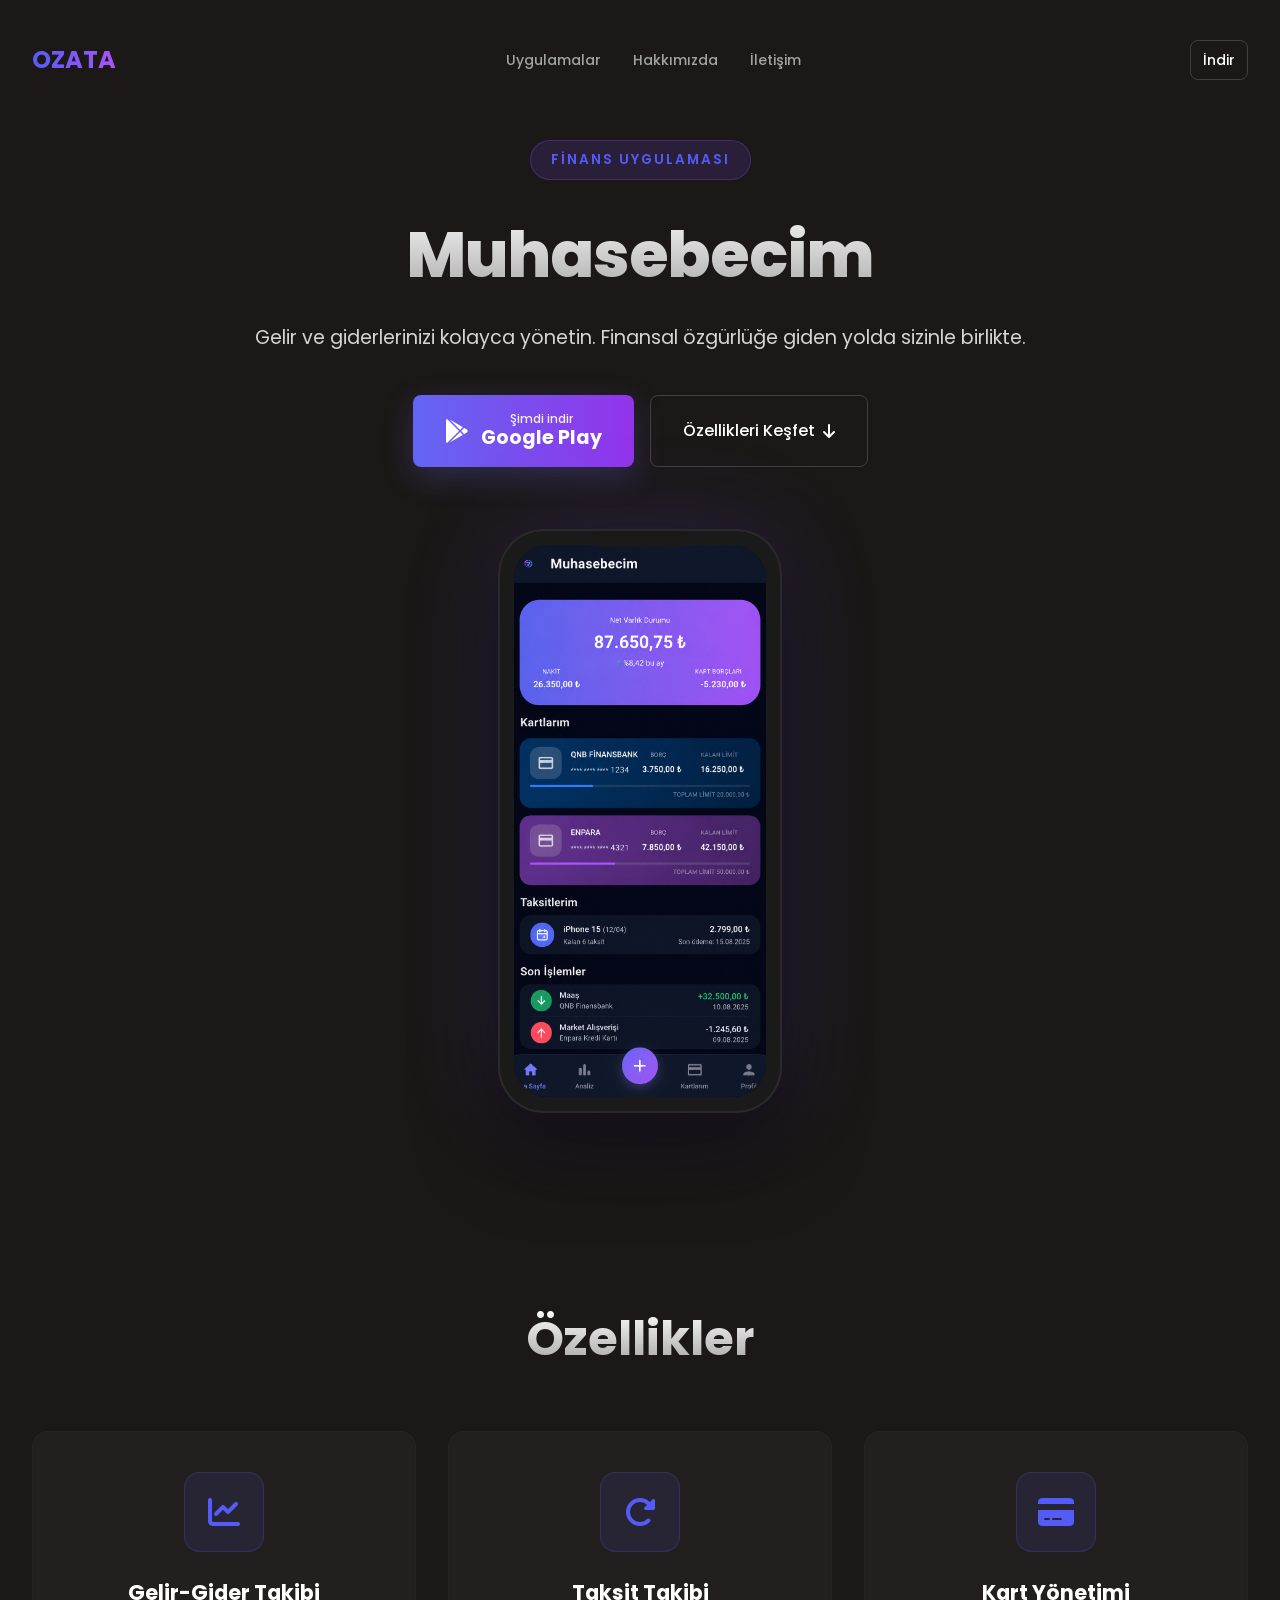
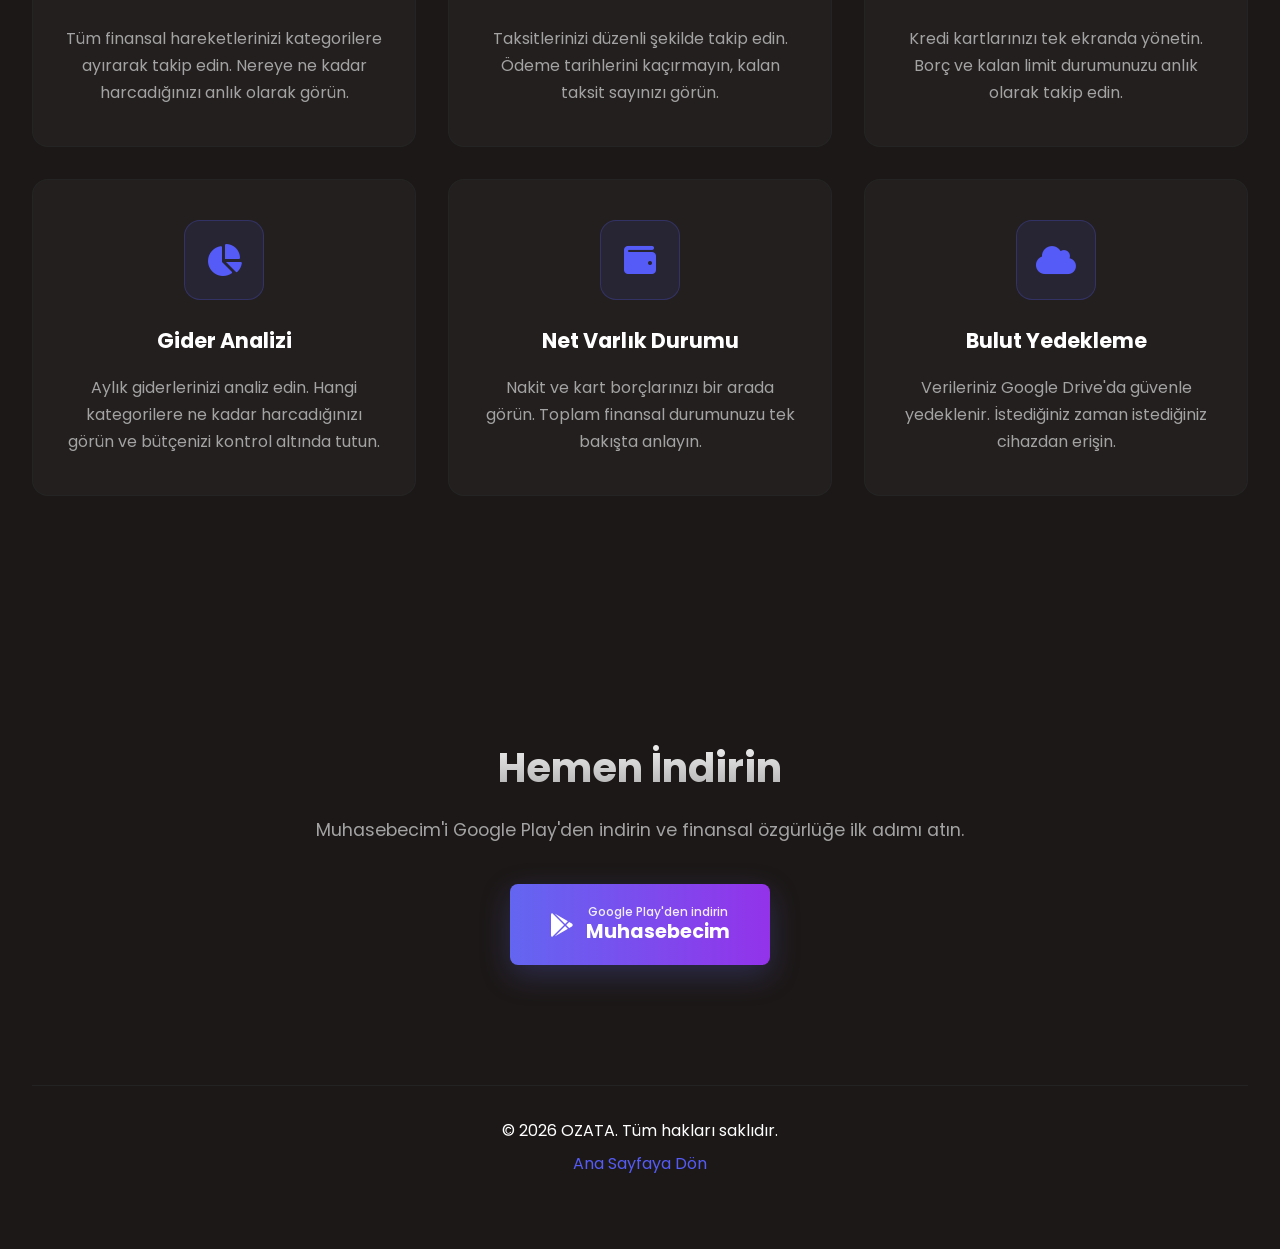
<file: muhasebecim.html>
<!DOCTYPE html>
<html lang="tr">
<head>
    <meta charset="UTF-8">
    <meta name="viewport" content="width=device-width, initial-scale=1.0">
    <meta name="description" content="Muhasebecim - Gelir ve giderlerinizi kolayca yönetin.">
    <meta name="theme-color" content="#050816">
    <title>Muhasebecim | OZATA</title>
    <link rel="preconnect" href="https://fonts.googleapis.com">
    <link rel="preconnect" href="https://fonts.gstatic.com" crossorigin>
    <link href="https://fonts.googleapis.com/css2?family=Poppins:wght@300;400;500;600;700;800;900&display=swap" rel="stylesheet">
    <link rel="stylesheet" href="https://cdnjs.cloudflare.com/ajax/libs/font-awesome/6.4.0/css/all.min.css">
    <link rel="stylesheet" href="css/style.css">
    <link rel="icon" type="image/png" href="assets/images/logo.png">
</head>
<body>

    <nav class="navbar">
        <div class="nav-container">
            <a href="index.html" class="nav-logo">OZATA</a>
            <ul class="nav-links">
                <li><a href="index.html#urunler">Uygulamalar</a></li>
                <li><a href="index.html#hakkimizda">Hakkımızda</a></li>
                <li><a href="index.html#iletisim">İletişim</a></li>
            </ul>
            <a href="#download" class="nav-btn">İndir</a>
            <button class="nav-toggle" aria-label="Menü">
                <span></span>
                <span></span>
                <span></span>
            </button>
        </div>
    </nav>

    <section class="app-hero">
        <div class="hero-bg">
            <div class="aurora aurora-1"></div>
            <div class="hero-glow glow-1"></div>
        </div>
        <div class="container">
            <div class="app-hero-content">
                <div class="app-badge">FİNANS UYGULAMASI</div>
                <h1 class="app-title">Muhasebecim</h1>
                <p class="app-subtitle">Gelir ve giderlerinizi kolayca yönetin. Finansal özgürlüğe giden yolda sizinle birlikte.</p>
                
                <div class="app-hero-buttons">
                    <a href="https://play.google.com/store/apps/details?id=com.ozata.apps.muhasebecim" class="btn-google btn-large magnetic">
                        <i class="fab fa-google-play"></i>
                        <div class="btn-text">
                            <span class="btn-small">Şimdi indir</span>
                            <span class="btn-large-text">Google Play</span>
                        </div>
                    </a>
                    <a href="#features" class="btn-outline btn-large">
                        <span>Özellikleri Keşfet</span>
                        <i class="fas fa-arrow-down"></i>
                    </a>
                </div>

                <div class="app-hero-visual">
                    <div class="phone-mockup phone-hover large">
                        <div class="phone-notch"></div>
                        <div class="phone-screen">
                            <img src="assets/images/muhasebecim-screenshot.png" alt="Muhasebecim" class="app-screenshot-large">
                        </div>
                    </div>
                </div>
            </div>
        </div>
    </section>

    <section id="features" class="app-features">
        <div class="container">
            <h2 class="section-title">Özellikler</h2>
            <div class="features-grid">
                <div class="feature-card-large">
                    <div class="feature-icon-large">
                        <i class="fas fa-chart-line"></i>
                    </div>
                    <h3>Gelir-Gider Takibi</h3>
                    <p>Tüm finansal hareketlerinizi kategorilere ayırarak takip edin. Nereye ne kadar harcadığınızı anlık olarak görün.</p>
                </div>

                <div class="feature-card-large">
                    <div class="feature-icon-large">
                        <i class="fas fa-redo-alt"></i>
                    </div>
                    <h3>Taksit Takibi</h3>
                    <p>Taksitlerinizi düzenli şekilde takip edin. Ödeme tarihlerini kaçırmayın, kalan taksit sayınızı görün.</p>
                </div>

                <div class="feature-card-large">
                    <div class="feature-icon-large">
                        <i class="fas fa-credit-card"></i>
                    </div>
                    <h3>Kart Yönetimi</h3>
                    <p>Kredi kartlarınızı tek ekranda yönetin. Borç ve kalan limit durumunuzu anlık olarak takip edin.</p>
                </div>

                <div class="feature-card-large">
                    <div class="feature-icon-large">
                        <i class="fas fa-chart-pie"></i>
                    </div>
                    <h3>Gider Analizi</h3>
                    <p>Aylık giderlerinizi analiz edin. Hangi kategorilere ne kadar harcadığınızı görün ve bütçenizi kontrol altında tutun.</p>
                </div>

                <div class="feature-card-large">
                    <div class="feature-icon-large">
                        <i class="fas fa-wallet"></i>
                    </div>
                    <h3>Net Varlık Durumu</h3>
                    <p>Nakit ve kart borçlarınızı bir arada görün. Toplam finansal durumunuzu tek bakışta anlayın.</p>
                </div>

                <div class="feature-card-large">
                    <div class="feature-icon-large">
                        <i class="fas fa-cloud"></i>
                    </div>
                    <h3>Bulut Yedekleme</h3>
                    <p>Verileriniz Google Drive'da güvenle yedeklenir. İstediğiniz zaman istediğiniz cihazdan erişin.</p>
                </div>
            </div>
        </div>
    </section>

    <section id="download" class="app-download">
        <div class="container">
            <div class="download-content">
                <h2>Hemen İndirin</h2>
                <p>Muhasebecim'i Google Play'den indirin ve finansal özgürlüğe ilk adımı atın.</p>
                <a href="https://play.google.com/store/apps/details?id=com.ozata.apps.muhasebecim" class="btn-google btn-xlarge magnetic">
                    <i class="fab fa-google-play"></i>
                    <div class="btn-text">
                        <span class="btn-small">Google Play'den indirin</span>
                        <span class="btn-large-text">Muhasebecim</span>
                    </div>
                </a>
            </div>
        </div>
    </section>

    <footer class="footer">
        <div class="container">
            <div class="footer-simple">
                <p>&copy; 2026 OZATA. Tüm hakları saklıdır.</p>
                <a href="index.html">Ana Sayfaya Dön</a>
            </div>
        </div>
    </footer>

    <script src="js/main.js"></script>
</body>
</html>
</file>
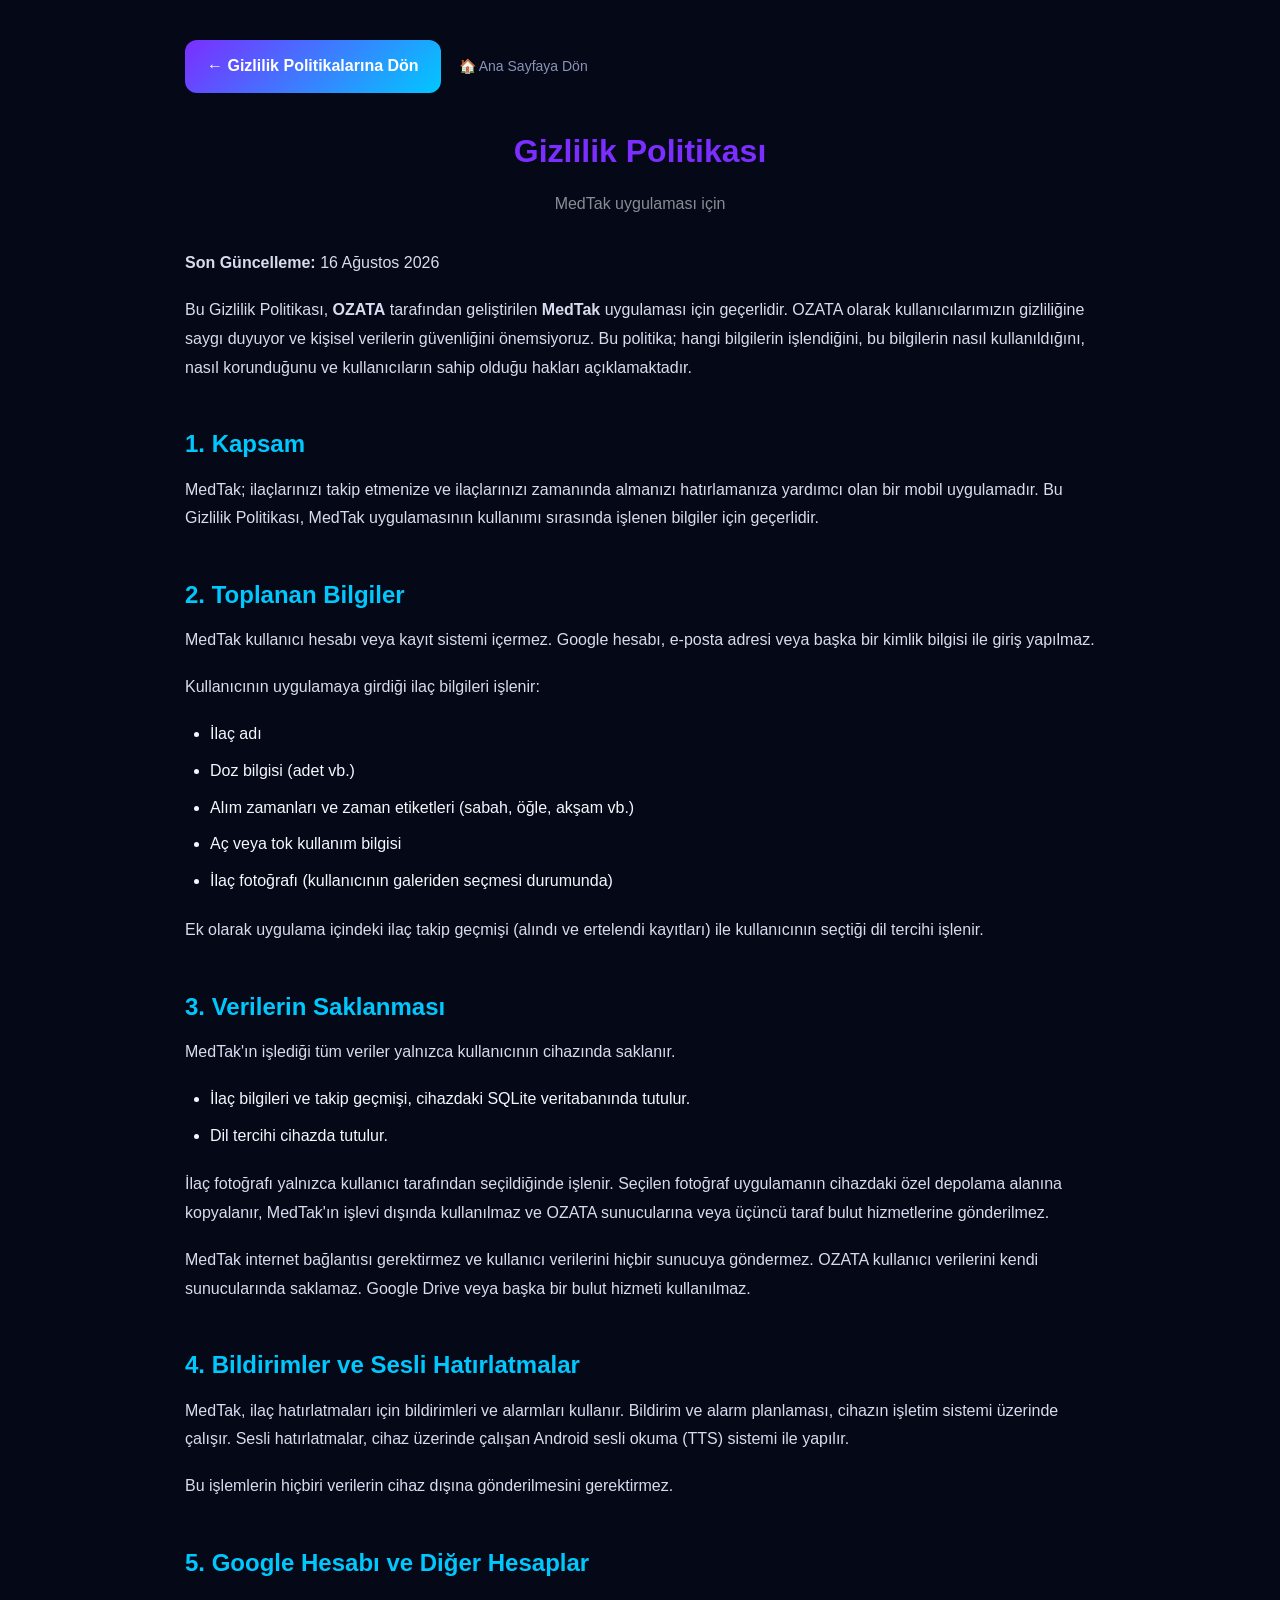
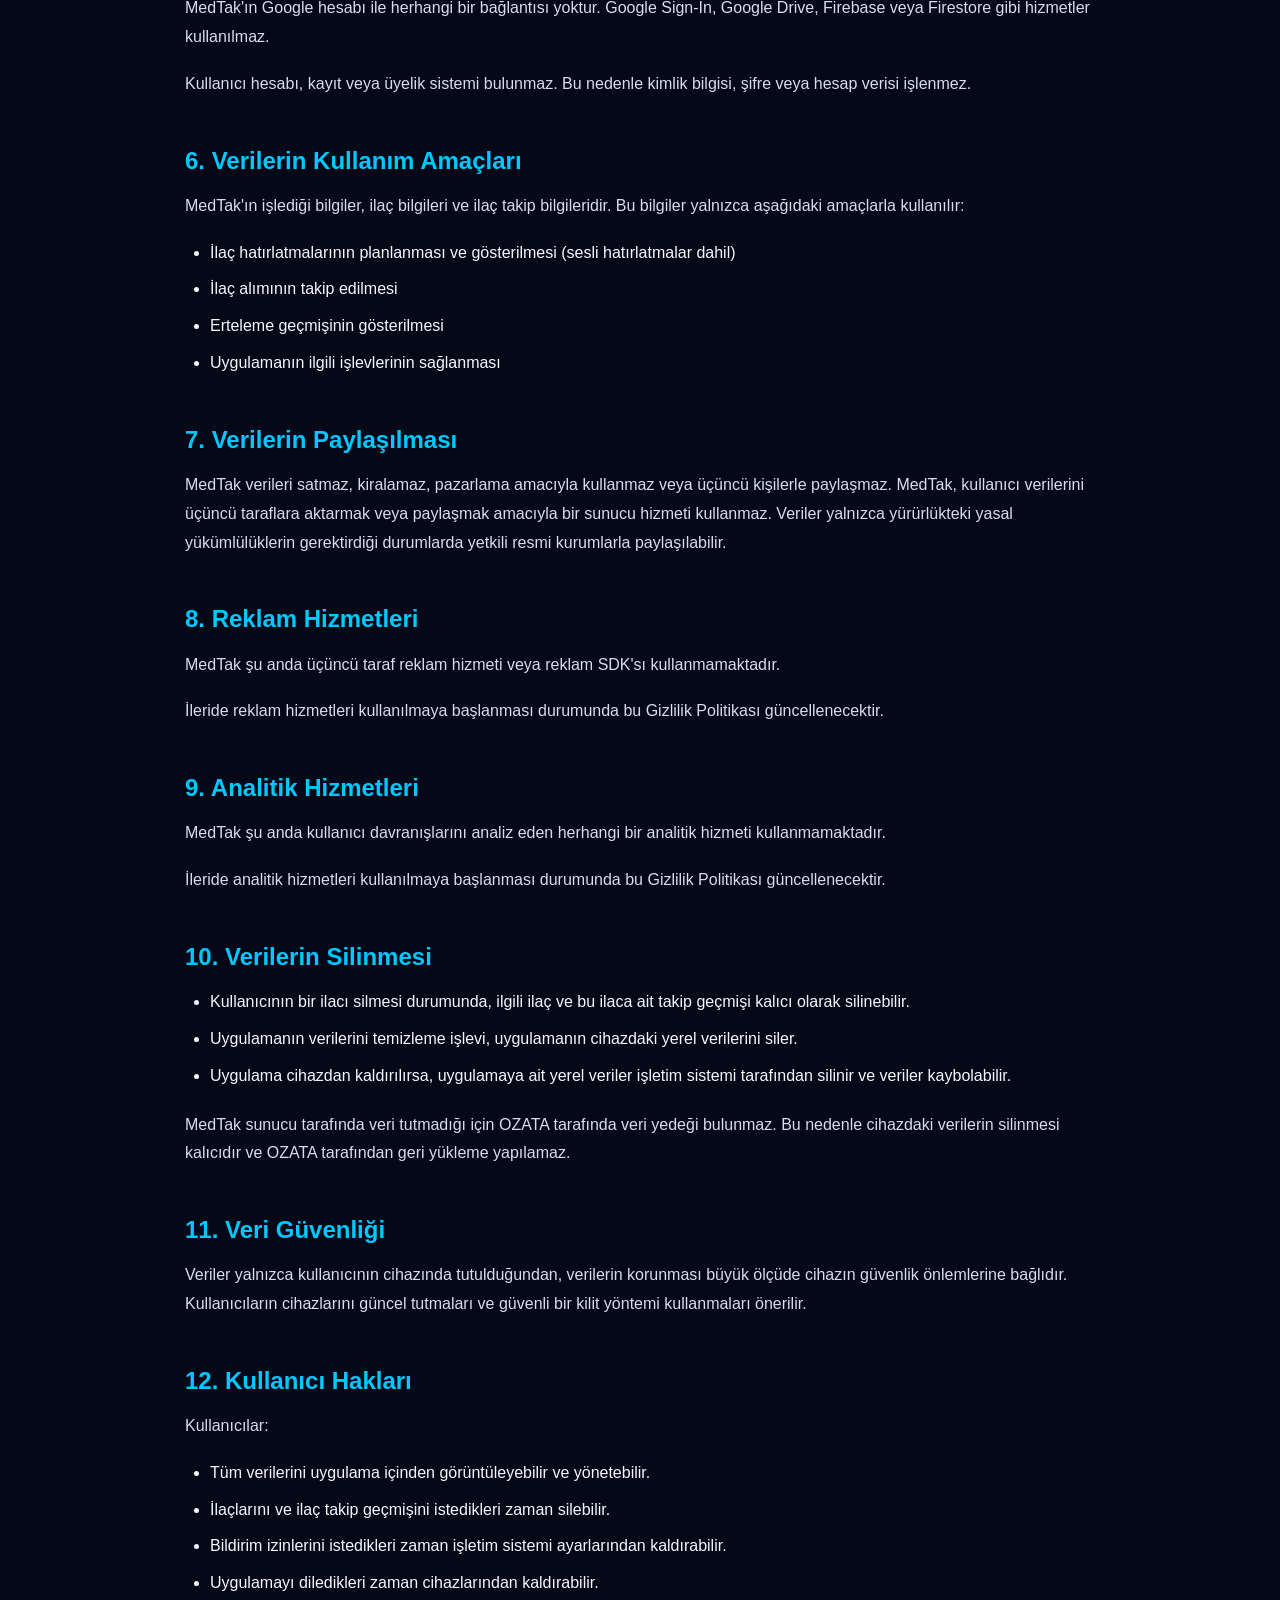
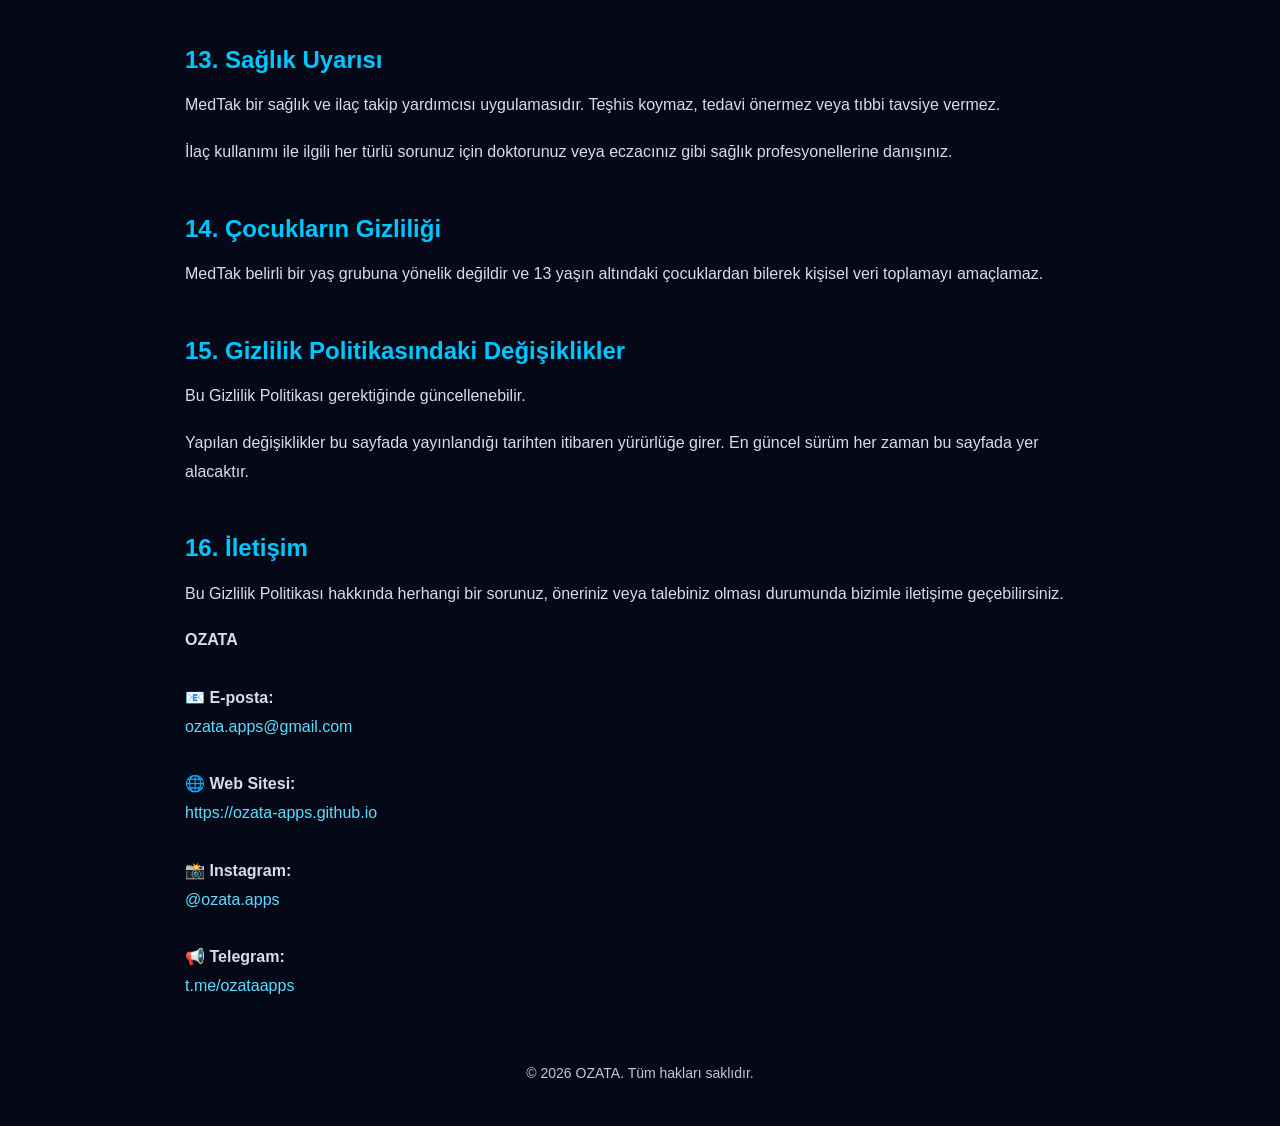
<file: privacy-medtak.html>
<!DOCTYPE html>
<html lang="tr">
<head>
<meta charset="UTF-8">
<meta name="viewport" content="width=device-width, initial-scale=1.0">
<meta name="description" content="MedTak uygulaması için gizlilik politikası. Veriler tamamen cihazda tutulur; hesap, sunucu ve bulut kullanılmaz.">
<title>Gizlilik Politikası – MedTak | OZATA</title>

<style>
*{
    margin:0;
    padding:0;
    box-sizing:border-box;
}

body{
    font-family:Arial,Helvetica,sans-serif;
    background:#050816;
    color:#f5f7ff;
    line-height:1.8;
    max-width:950px;
    margin:auto;
    padding:40px 20px;
}

h1{
    text-align:center;
    color:#7B2EFF;
    margin-bottom:10px;
}

h2{
    color:#00C8FF;
    margin-top:40px;
    margin-bottom:10px;
}

p{
    margin-bottom:18px;
    color:#d8dcef;
}

ul{
    margin-left:25px;
    margin-bottom:20px;
}

li{
    margin-bottom:8px;
}

a{
    color:#5EDCFF;
    text-decoration:none;
}

a:hover{
    text-decoration:underline;
}
.back-btn{
    display:inline-flex;
    align-items:center;
    gap:8px;
    padding:12px 22px;
    margin-bottom:30px;
    border-radius:12px;
    text-decoration:none;
    color:#fff;
    background:linear-gradient(135deg,#7B2EFF,#00C8FF);
    font-weight:600;
    transition:.3s;
}

.back-btn:hover{
    transform:translateY(-2px);
    box-shadow:0 8px 20px rgba(123,46,255,.35);
    text-decoration:none;
}
.back-row{
    display:flex;
    align-items:center;
    gap:18px;
    flex-wrap:wrap;
    margin-bottom:30px;
}
.back-row .back-btn{
    margin-bottom:0;
}
.home-link{
    font-size:14px;
    color:#8b92b8;
}
.home-link:hover{
    color:#5EDCFF;
}
.subtitle{
    text-align:center;
    color:rgba(245,247,255,.55);
    margin-bottom:30px;
}
.footer{
    margin-top:60px;
    text-align:center;
    opacity:.8;
    font-size:14px;
}
</style>

</head>
<body>

<div class="back-row">
    <a href="privacy.html" class="back-btn">
        ← Gizlilik Politikalarına Dön
    </a>
    <a href="index.html" class="home-link">🏠 Ana Sayfaya Dön</a>
</div>

<h1>Gizlilik Politikası</h1>

<p class="subtitle">MedTak uygulaması için</p>

<p><strong>Son Güncelleme:</strong> 16 Ağustos 2026</p>

<p>
Bu Gizlilik Politikası, <strong>OZATA</strong> tarafından geliştirilen <strong>MedTak</strong> uygulaması için geçerlidir.
OZATA olarak kullanıcılarımızın gizliliğine saygı duyuyor ve kişisel verilerin güvenliğini önemsiyoruz.
Bu politika; hangi bilgilerin işlendiğini, bu bilgilerin nasıl kullanıldığını, nasıl korunduğunu ve kullanıcıların sahip olduğu hakları açıklamaktadır.
</p>

<h2>1. Kapsam</h2>

<p>
MedTak; ilaçlarınızı takip etmenize ve ilaçlarınızı zamanında almanızı hatırlamanıza yardımcı olan bir mobil uygulamadır.
Bu Gizlilik Politikası, MedTak uygulamasının kullanımı sırasında işlenen bilgiler için geçerlidir.
</p>

<h2>2. Toplanan Bilgiler</h2>

<p>
MedTak kullanıcı hesabı veya kayıt sistemi içermez. Google hesabı, e-posta adresi veya başka bir kimlik bilgisi ile giriş yapılmaz.
</p>

<p>
Kullanıcının uygulamaya girdiği ilaç bilgileri işlenir:
</p>

<ul>
<li>İlaç adı</li>
<li>Doz bilgisi (adet vb.)</li>
<li>Alım zamanları ve zaman etiketleri (sabah, öğle, akşam vb.)</li>
<li>Aç veya tok kullanım bilgisi</li>
<li>İlaç fotoğrafı (kullanıcının galeriden seçmesi durumunda)</li>
</ul>

<p>
Ek olarak uygulama içindeki ilaç takip geçmişi (alındı ve ertelendi kayıtları) ile kullanıcının seçtiği dil tercihi işlenir.
</p>

<h2>3. Verilerin Saklanması</h2>

<p>
MedTak'ın işlediği tüm veriler yalnızca kullanıcının cihazında saklanır.
</p>

<ul>
<li>İlaç bilgileri ve takip geçmişi, cihazdaki SQLite veritabanında tutulur.</li>
<li>Dil tercihi cihazda tutulur.</li>
</ul>

<p>
İlaç fotoğrafı yalnızca kullanıcı tarafından seçildiğinde işlenir. Seçilen fotoğraf uygulamanın cihazdaki özel depolama alanına kopyalanır, MedTak'ın işlevi dışında kullanılmaz ve OZATA sunucularına veya üçüncü taraf bulut hizmetlerine gönderilmez.
</p>

<p>
MedTak internet bağlantısı gerektirmez ve kullanıcı verilerini hiçbir sunucuya göndermez.
OZATA kullanıcı verilerini kendi sunucularında saklamaz. Google Drive veya başka bir bulut hizmeti kullanılmaz.
</p>

<h2>4. Bildirimler ve Sesli Hatırlatmalar</h2>

<p>
MedTak, ilaç hatırlatmaları için bildirimleri ve alarmları kullanır.
Bildirim ve alarm planlaması, cihazın işletim sistemi üzerinde çalışır.
Sesli hatırlatmalar, cihaz üzerinde çalışan Android sesli okuma (TTS) sistemi ile yapılır.
</p>

<p>
Bu işlemlerin hiçbiri verilerin cihaz dışına gönderilmesini gerektirmez.
</p>

<h2>5. Google Hesabı ve Diğer Hesaplar</h2>

<p>
MedTak'ın Google hesabı ile herhangi bir bağlantısı yoktur. Google Sign-In, Google Drive, Firebase veya Firestore gibi hizmetler kullanılmaz.
</p>

<p>
Kullanıcı hesabı, kayıt veya üyelik sistemi bulunmaz. Bu nedenle kimlik bilgisi, şifre veya hesap verisi işlenmez.
</p>

<h2>6. Verilerin Kullanım Amaçları</h2>

<p>
MedTak'ın işlediği bilgiler, ilaç bilgileri ve ilaç takip bilgileridir. Bu bilgiler yalnızca aşağıdaki amaçlarla kullanılır:
</p>

<ul>
<li>İlaç hatırlatmalarının planlanması ve gösterilmesi (sesli hatırlatmalar dahil)</li>
<li>İlaç alımının takip edilmesi</li>
<li>Erteleme geçmişinin gösterilmesi</li>
<li>Uygulamanın ilgili işlevlerinin sağlanması</li>
</ul>

<h2>7. Verilerin Paylaşılması</h2>

<p>
MedTak verileri satmaz, kiralamaz, pazarlama amacıyla kullanmaz veya üçüncü kişilerle paylaşmaz.
MedTak, kullanıcı verilerini üçüncü taraflara aktarmak veya paylaşmak amacıyla bir sunucu hizmeti kullanmaz.
Veriler yalnızca yürürlükteki yasal yükümlülüklerin gerektirdiği durumlarda yetkili resmi kurumlarla paylaşılabilir.
</p>

<h2>8. Reklam Hizmetleri</h2>

<p>
MedTak şu anda üçüncü taraf reklam hizmeti veya reklam SDK'sı kullanmamaktadır.
</p>

<p>
İleride reklam hizmetleri kullanılmaya başlanması durumunda bu Gizlilik Politikası güncellenecektir.
</p>

<h2>9. Analitik Hizmetleri</h2>

<p>
MedTak şu anda kullanıcı davranışlarını analiz eden herhangi bir analitik hizmeti kullanmamaktadır.
</p>

<p>
İleride analitik hizmetleri kullanılmaya başlanması durumunda bu Gizlilik Politikası güncellenecektir.
</p>

<h2>10. Verilerin Silinmesi</h2>

<ul>
<li>Kullanıcının bir ilacı silmesi durumunda, ilgili ilaç ve bu ilaca ait takip geçmişi kalıcı olarak silinebilir.</li>
<li>Uygulamanın verilerini temizleme işlevi, uygulamanın cihazdaki yerel verilerini siler.</li>
<li>Uygulama cihazdan kaldırılırsa, uygulamaya ait yerel veriler işletim sistemi tarafından silinir ve veriler kaybolabilir.</li>
</ul>

<p>
MedTak sunucu tarafında veri tutmadığı için OZATA tarafında veri yedeği bulunmaz. Bu nedenle cihazdaki verilerin silinmesi kalıcıdır ve OZATA tarafından geri yükleme yapılamaz.
</p>

<h2>11. Veri Güvenliği</h2>

<p>
Veriler yalnızca kullanıcının cihazında tutulduğundan, verilerin korunması büyük ölçüde cihazın güvenlik önlemlerine bağlıdır.
Kullanıcıların cihazlarını güncel tutmaları ve güvenli bir kilit yöntemi kullanmaları önerilir.
</p>

<h2>12. Kullanıcı Hakları</h2>

<p>
Kullanıcılar:
</p>

<ul>
<li>Tüm verilerini uygulama içinden görüntüleyebilir ve yönetebilir.</li>
<li>İlaçlarını ve ilaç takip geçmişini istedikleri zaman silebilir.</li>
<li>Bildirim izinlerini istedikleri zaman işletim sistemi ayarlarından kaldırabilir.</li>
<li>Uygulamayı diledikleri zaman cihazlarından kaldırabilir.</li>
</ul>

<h2>13. Sağlık Uyarısı</h2>

<p>
MedTak bir sağlık ve ilaç takip yardımcısı uygulamasıdır. Teşhis koymaz, tedavi önermez veya tıbbi tavsiye vermez.
</p>

<p>
İlaç kullanımı ile ilgili her türlü sorunuz için doktorunuz veya eczacınız gibi sağlık profesyonellerine danışınız.
</p>

<h2>14. Çocukların Gizliliği</h2>

<p>
MedTak belirli bir yaş grubuna yönelik değildir ve 13 yaşın altındaki çocuklardan bilerek kişisel veri toplamayı amaçlamaz.
</p>

<h2>15. Gizlilik Politikasındaki Değişiklikler</h2>

<p>
Bu Gizlilik Politikası gerektiğinde güncellenebilir.
</p>

<p>
Yapılan değişiklikler bu sayfada yayınlandığı tarihten itibaren yürürlüğe girer.
En güncel sürüm her zaman bu sayfada yer alacaktır.
</p>

<h2>16. İletişim</h2>

<p>
Bu Gizlilik Politikası hakkında herhangi bir sorunuz, öneriniz veya talebiniz olması durumunda bizimle iletişime geçebilirsiniz.
</p>

<p>

<strong>OZATA</strong><br><br>

📧 <strong>E-posta:</strong><br>
<a href="mailto:ozata.apps@gmail.com">ozata.apps@gmail.com</a>

<br><br>

🌐 <strong>Web Sitesi:</strong><br>
<a href="https://ozata-apps.github.io">
https://ozata-apps.github.io
</a>

<br><br>

📸 <strong>Instagram:</strong><br>
<a href="https://instagram.com/ozataapps">
@ozata.apps
</a>

<br><br>

📢 <strong>Telegram:</strong><br>
<a href="https://t.me/ozataapps">
t.me/ozataapps
</a>

</p>

<div class="footer">

© 2026 OZATA. Tüm hakları saklıdır.

</div>

</body>
</html>
</file>
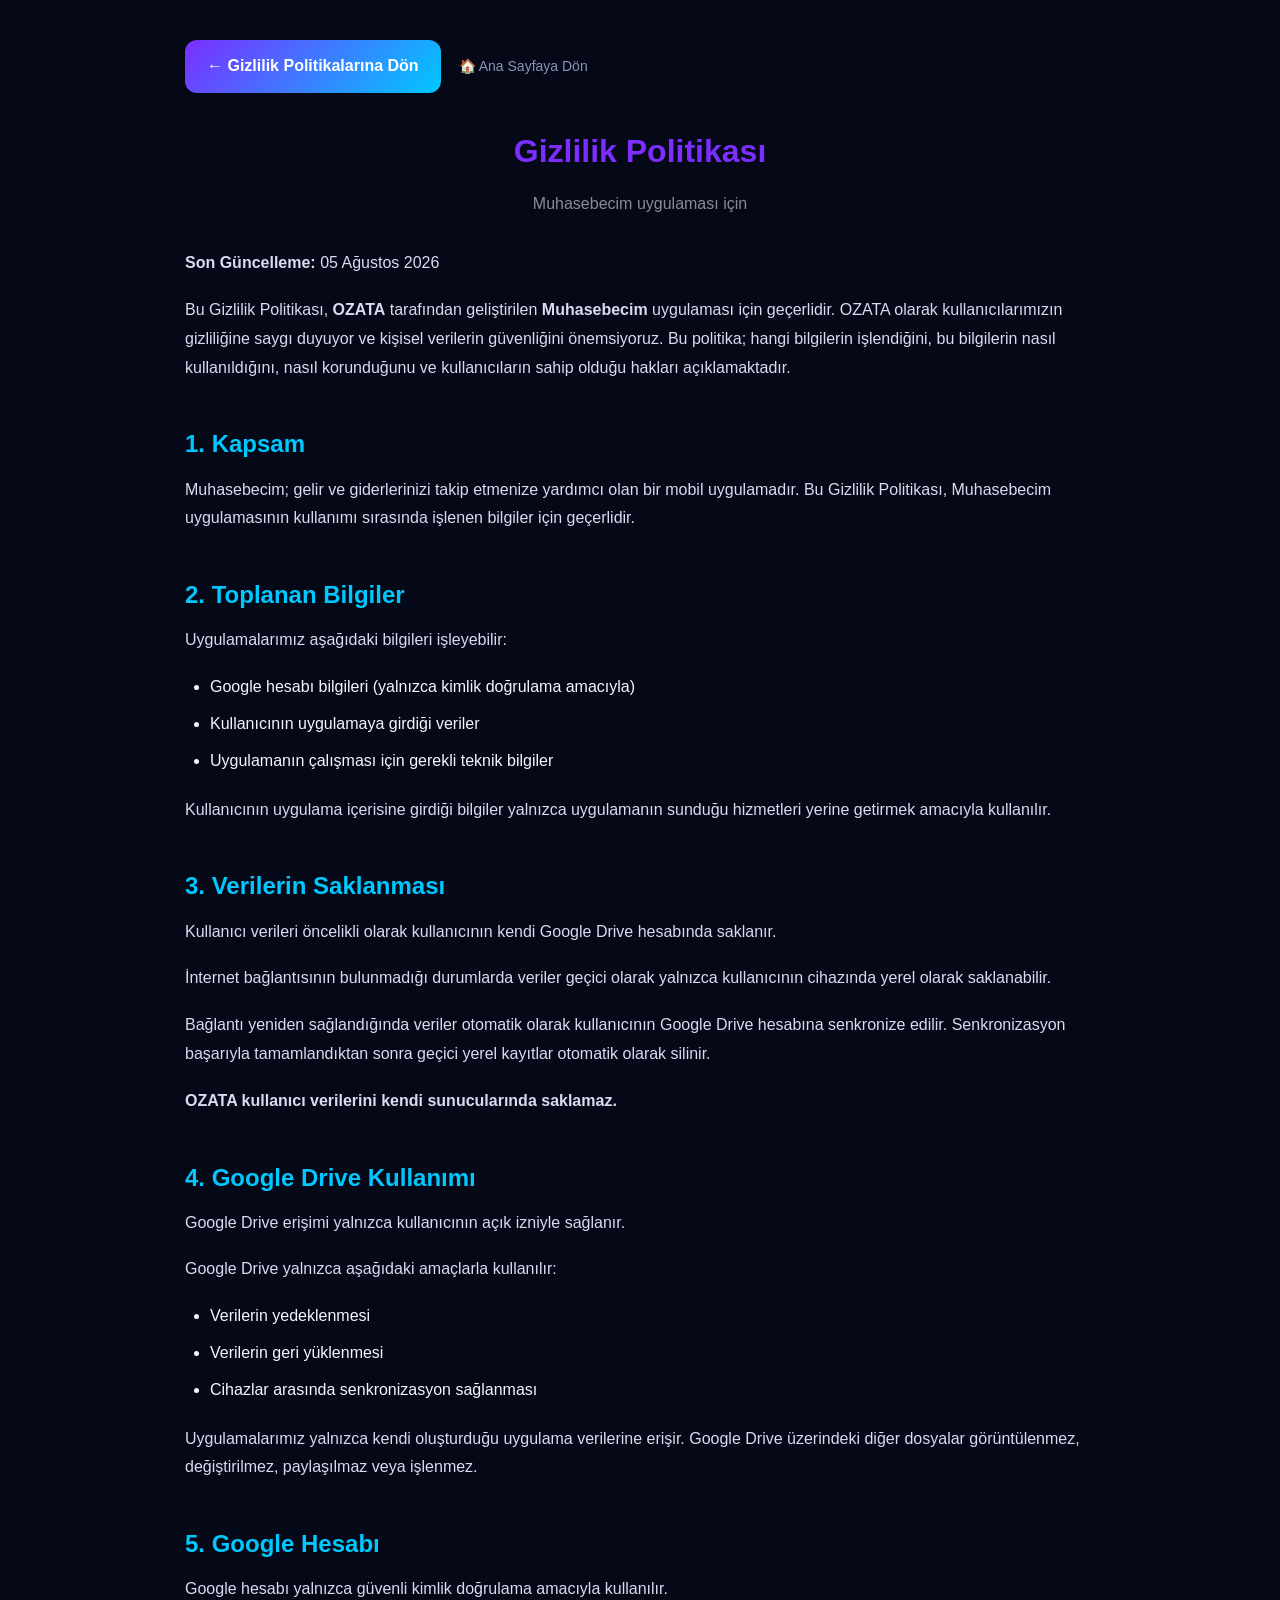
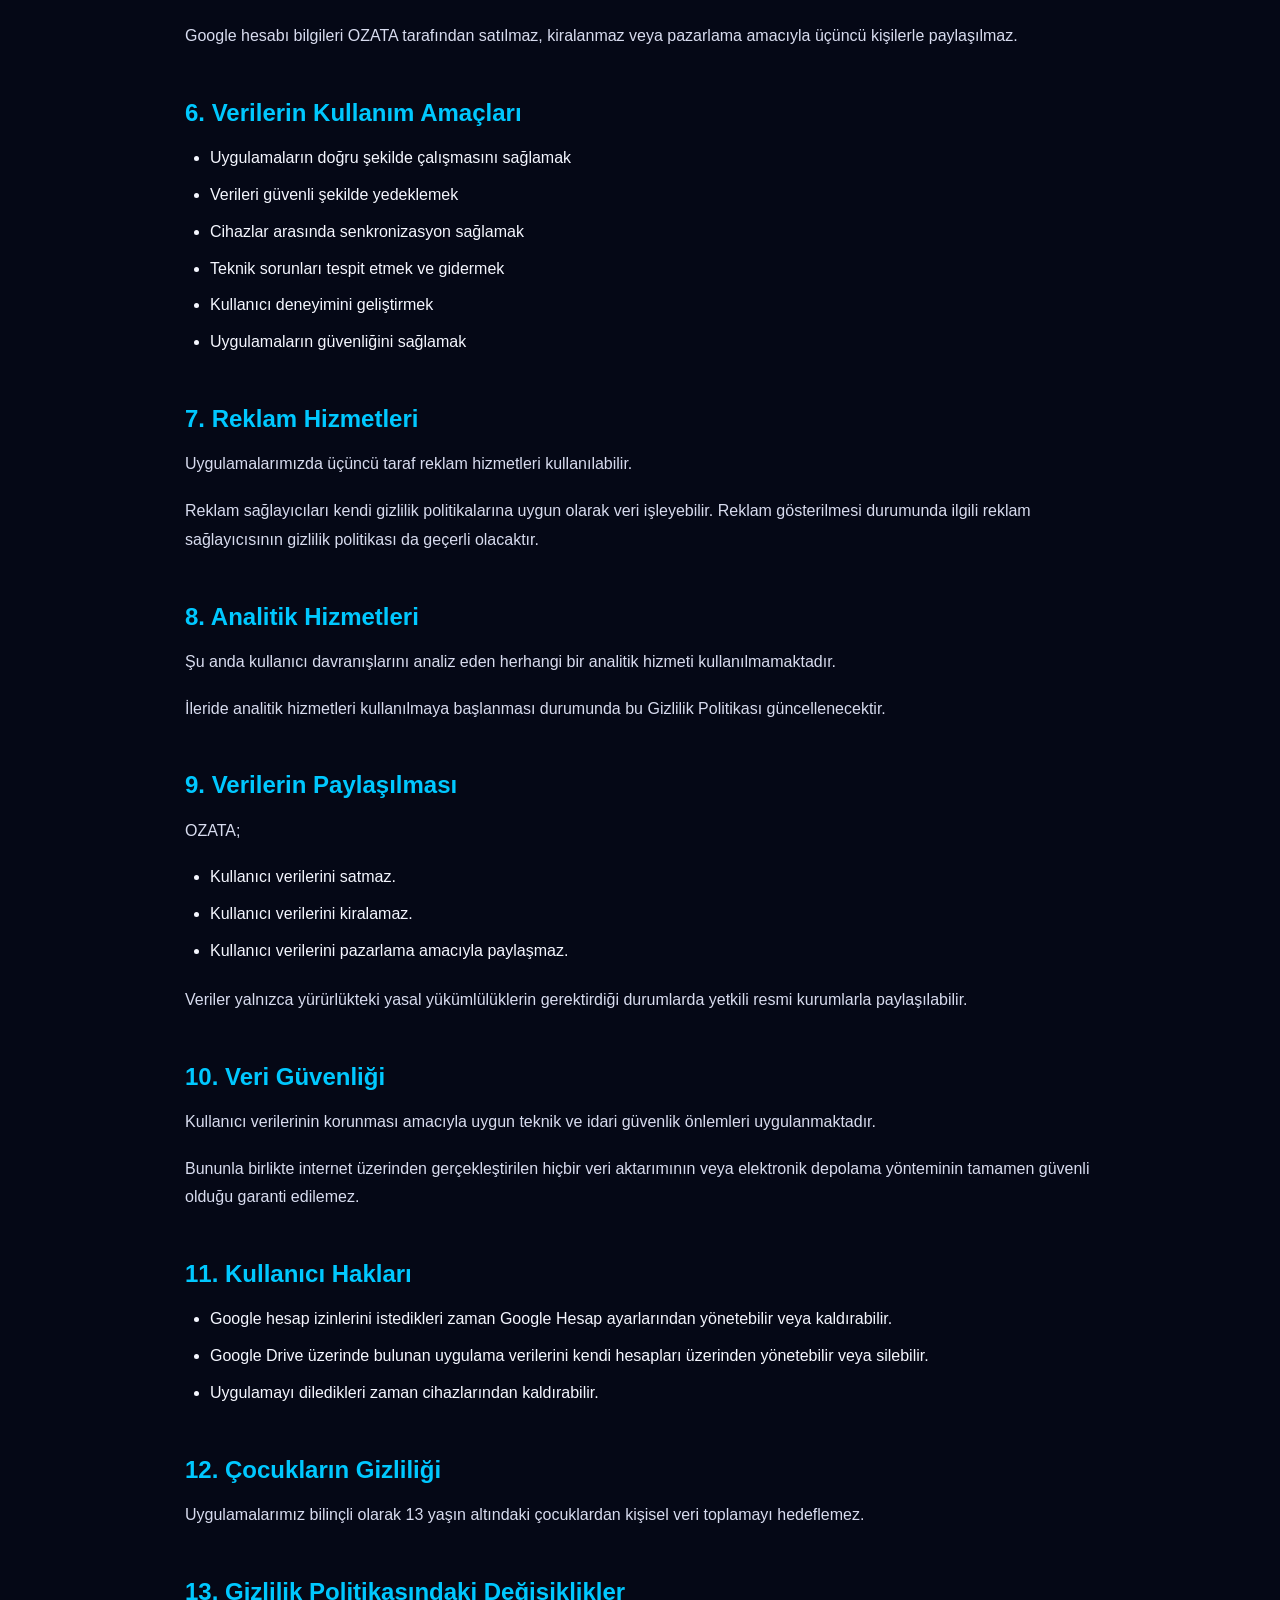
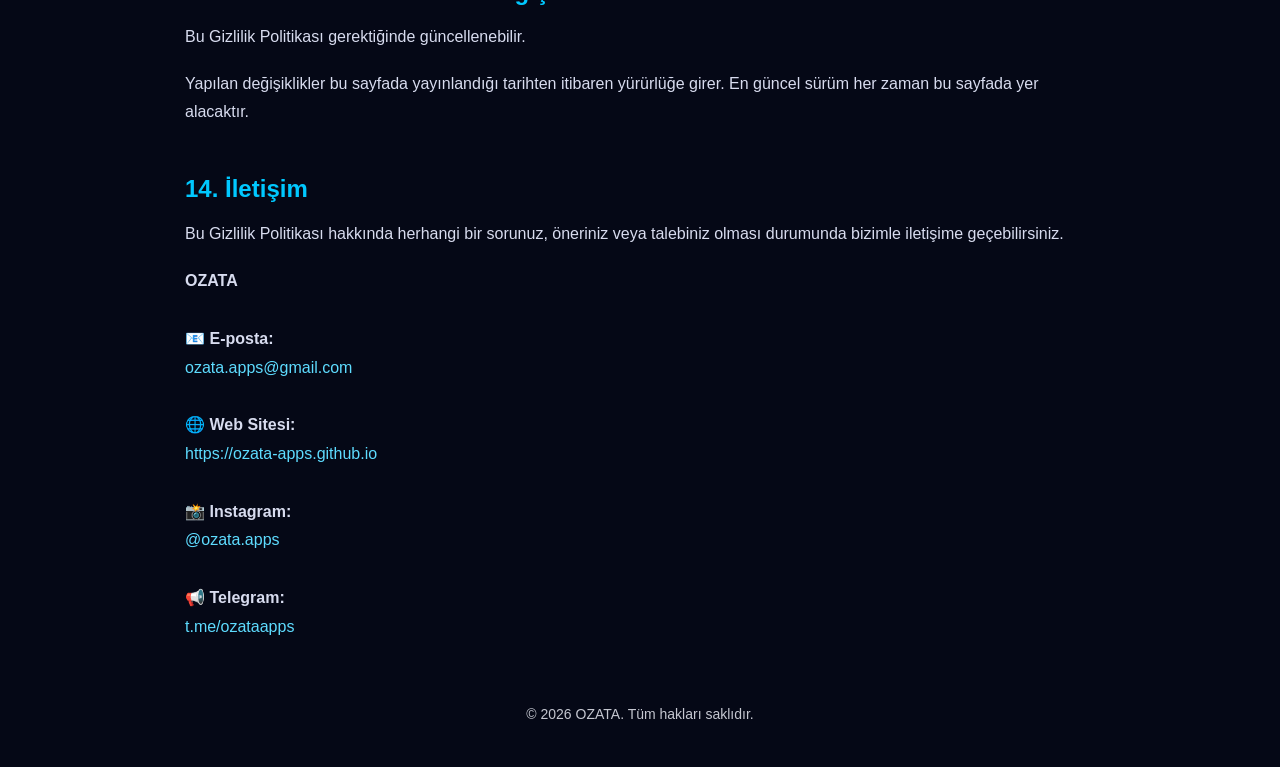
<file: privacy-muhasebecim.html>
<!DOCTYPE html>
<html lang="tr">
<head>
<meta charset="UTF-8">
<meta name="viewport" content="width=device-width, initial-scale=1.0">
<meta name="description" content="Muhasebecim uygulaması için gizlilik politikası. Google hesabı, Google Drive yedekleme ve veri kullanımı hakkında bilgiler.">
<title>Gizlilik Politikası – Muhasebecim | OZATA</title>

<style>
*{
    margin:0;
    padding:0;
    box-sizing:border-box;
}

body{
    font-family:Arial,Helvetica,sans-serif;
    background:#050816;
    color:#f5f7ff;
    line-height:1.8;
    max-width:950px;
    margin:auto;
    padding:40px 20px;
}

h1{
    text-align:center;
    color:#7B2EFF;
    margin-bottom:10px;
}

h2{
    color:#00C8FF;
    margin-top:40px;
    margin-bottom:10px;
}

p{
    margin-bottom:18px;
    color:#d8dcef;
}

ul{
    margin-left:25px;
    margin-bottom:20px;
}

li{
    margin-bottom:8px;
}

a{
    color:#5EDCFF;
    text-decoration:none;
}

a:hover{
    text-decoration:underline;
}
.back-btn{
    display:inline-flex;
    align-items:center;
    gap:8px;
    padding:12px 22px;
    margin-bottom:30px;
    border-radius:12px;
    text-decoration:none;
    color:#fff;
    background:linear-gradient(135deg,#7B2EFF,#00C8FF);
    font-weight:600;
    transition:.3s;
}

.back-btn:hover{
    transform:translateY(-2px);
    box-shadow:0 8px 20px rgba(123,46,255,.35);
    text-decoration:none;
}
.back-row{
    display:flex;
    align-items:center;
    gap:18px;
    flex-wrap:wrap;
    margin-bottom:30px;
}
.back-row .back-btn{
    margin-bottom:0;
}
.home-link{
    font-size:14px;
    color:#8b92b8;
}
.home-link:hover{
    color:#5EDCFF;
}
.subtitle{
    text-align:center;
    color:rgba(245,247,255,.55);
    margin-bottom:30px;
}
.footer{
    margin-top:60px;
    text-align:center;
    opacity:.8;
    font-size:14px;
}
</style>

</head>
<body>

<div class="back-row">
    <a href="privacy.html" class="back-btn">
        ← Gizlilik Politikalarına Dön
    </a>
    <a href="index.html" class="home-link">🏠 Ana Sayfaya Dön</a>
</div>

<h1>Gizlilik Politikası</h1>

<p class="subtitle">Muhasebecim uygulaması için</p>

<p><strong>Son Güncelleme:</strong> 05 Ağustos 2026</p>

<p>
Bu Gizlilik Politikası, <strong>OZATA</strong> tarafından geliştirilen <strong>Muhasebecim</strong> uygulaması için geçerlidir.
OZATA olarak kullanıcılarımızın gizliliğine saygı duyuyor ve kişisel verilerin güvenliğini önemsiyoruz.
Bu politika; hangi bilgilerin işlendiğini, bu bilgilerin nasıl kullanıldığını, nasıl korunduğunu ve kullanıcıların sahip olduğu hakları açıklamaktadır.
</p>

<h2>1. Kapsam</h2>

<p>
Muhasebecim; gelir ve giderlerinizi takip etmenize yardımcı olan bir mobil uygulamadır.
Bu Gizlilik Politikası, Muhasebecim uygulamasının kullanımı sırasında işlenen bilgiler için geçerlidir.
</p>

<h2>2. Toplanan Bilgiler</h2>

<p>Uygulamalarımız aşağıdaki bilgileri işleyebilir:</p>

<ul>
<li>Google hesabı bilgileri (yalnızca kimlik doğrulama amacıyla)</li>
<li>Kullanıcının uygulamaya girdiği veriler</li>
<li>Uygulamanın çalışması için gerekli teknik bilgiler</li>
</ul>

<p>
Kullanıcının uygulama içerisine girdiği bilgiler yalnızca uygulamanın sunduğu hizmetleri yerine getirmek amacıyla kullanılır.
</p>

<h2>3. Verilerin Saklanması</h2>

<p>
Kullanıcı verileri öncelikli olarak kullanıcının kendi Google Drive hesabında saklanır.
</p>

<p>
İnternet bağlantısının bulunmadığı durumlarda veriler geçici olarak yalnızca kullanıcının cihazında yerel olarak saklanabilir.
</p>

<p>
Bağlantı yeniden sağlandığında veriler otomatik olarak kullanıcının Google Drive hesabına senkronize edilir.
Senkronizasyon başarıyla tamamlandıktan sonra geçici yerel kayıtlar otomatik olarak silinir.
</p>

<p>
<strong>OZATA kullanıcı verilerini kendi sunucularında saklamaz.</strong>
</p>

<h2>4. Google Drive Kullanımı</h2>

<p>
Google Drive erişimi yalnızca kullanıcının açık izniyle sağlanır.
</p>

<p>
Google Drive yalnızca aşağıdaki amaçlarla kullanılır:
</p>

<ul>
<li>Verilerin yedeklenmesi</li>
<li>Verilerin geri yüklenmesi</li>
<li>Cihazlar arasında senkronizasyon sağlanması</li>
</ul>

<p>
Uygulamalarımız yalnızca kendi oluşturduğu uygulama verilerine erişir.
Google Drive üzerindeki diğer dosyalar görüntülenmez, değiştirilmez, paylaşılmaz veya işlenmez.
</p>

<h2>5. Google Hesabı</h2>

<p>
Google hesabı yalnızca güvenli kimlik doğrulama amacıyla kullanılır.
</p>

<p>
Google hesabı bilgileri OZATA tarafından satılmaz, kiralanmaz veya pazarlama amacıyla üçüncü kişilerle paylaşılmaz.
</p>

<h2>6. Verilerin Kullanım Amaçları</h2>

<ul>
<li>Uygulamaların doğru şekilde çalışmasını sağlamak</li>
<li>Verileri güvenli şekilde yedeklemek</li>
<li>Cihazlar arasında senkronizasyon sağlamak</li>
<li>Teknik sorunları tespit etmek ve gidermek</li>
<li>Kullanıcı deneyimini geliştirmek</li>
<li>Uygulamaların güvenliğini sağlamak</li>
</ul>

<h2>7. Reklam Hizmetleri</h2>

<p>
Uygulamalarımızda üçüncü taraf reklam hizmetleri kullanılabilir.
</p>

<p>
Reklam sağlayıcıları kendi gizlilik politikalarına uygun olarak veri işleyebilir.
Reklam gösterilmesi durumunda ilgili reklam sağlayıcısının gizlilik politikası da geçerli olacaktır.
</p>

<h2>8. Analitik Hizmetleri</h2>

<p>
Şu anda kullanıcı davranışlarını analiz eden herhangi bir analitik hizmeti kullanılmamaktadır.
</p>

<p>
İleride analitik hizmetleri kullanılmaya başlanması durumunda bu Gizlilik Politikası güncellenecektir.
</p>

<h2>9. Verilerin Paylaşılması</h2>

<p>
OZATA;
</p>

<ul>
<li>Kullanıcı verilerini satmaz.</li>
<li>Kullanıcı verilerini kiralamaz.</li>
<li>Kullanıcı verilerini pazarlama amacıyla paylaşmaz.</li>
</ul>

<p>
Veriler yalnızca yürürlükteki yasal yükümlülüklerin gerektirdiği durumlarda yetkili resmi kurumlarla paylaşılabilir.
</p>

<h2>10. Veri Güvenliği</h2>

<p>
Kullanıcı verilerinin korunması amacıyla uygun teknik ve idari güvenlik önlemleri uygulanmaktadır.
</p>

<p>
Bununla birlikte internet üzerinden gerçekleştirilen hiçbir veri aktarımının veya elektronik depolama yönteminin tamamen güvenli olduğu garanti edilemez.
</p>

<h2>11. Kullanıcı Hakları</h2>

<ul>
<li>Google hesap izinlerini istedikleri zaman Google Hesap ayarlarından yönetebilir veya kaldırabilir.</li>
<li>Google Drive üzerinde bulunan uygulama verilerini kendi hesapları üzerinden yönetebilir veya silebilir.</li>
<li>Uygulamayı diledikleri zaman cihazlarından kaldırabilir.</li>
</ul>

<h2>12. Çocukların Gizliliği</h2>

<p>
Uygulamalarımız bilinçli olarak 13 yaşın altındaki çocuklardan kişisel veri toplamayı hedeflemez.
</p>

<h2>13. Gizlilik Politikasındaki Değişiklikler</h2>

<p>
Bu Gizlilik Politikası gerektiğinde güncellenebilir.
</p>

<p>
Yapılan değişiklikler bu sayfada yayınlandığı tarihten itibaren yürürlüğe girer.
En güncel sürüm her zaman bu sayfada yer alacaktır.
</p>

<h2>14. İletişim</h2>

<p>
Bu Gizlilik Politikası hakkında herhangi bir sorunuz, öneriniz veya talebiniz olması durumunda bizimle iletişime geçebilirsiniz.
</p>

<p>

<strong>OZATA</strong><br><br>

📧 <strong>E-posta:</strong><br>
<a href="mailto:ozata.apps@gmail.com">ozata.apps@gmail.com</a>

<br><br>

🌐 <strong>Web Sitesi:</strong><br>
<a href="https://ozata-apps.github.io">
https://ozata-apps.github.io
</a>

<br><br>

📸 <strong>Instagram:</strong><br>
<a href="https://instagram.com/ozataapps">
@ozata.apps
</a>

<br><br>

📢 <strong>Telegram:</strong><br>
<a href="https://t.me/ozataapps">
t.me/ozataapps
</a>

</p>

<div class="footer">

© 2026 OZATA. Tüm hakları saklıdır.

</div>

</body>
</html>
</file>
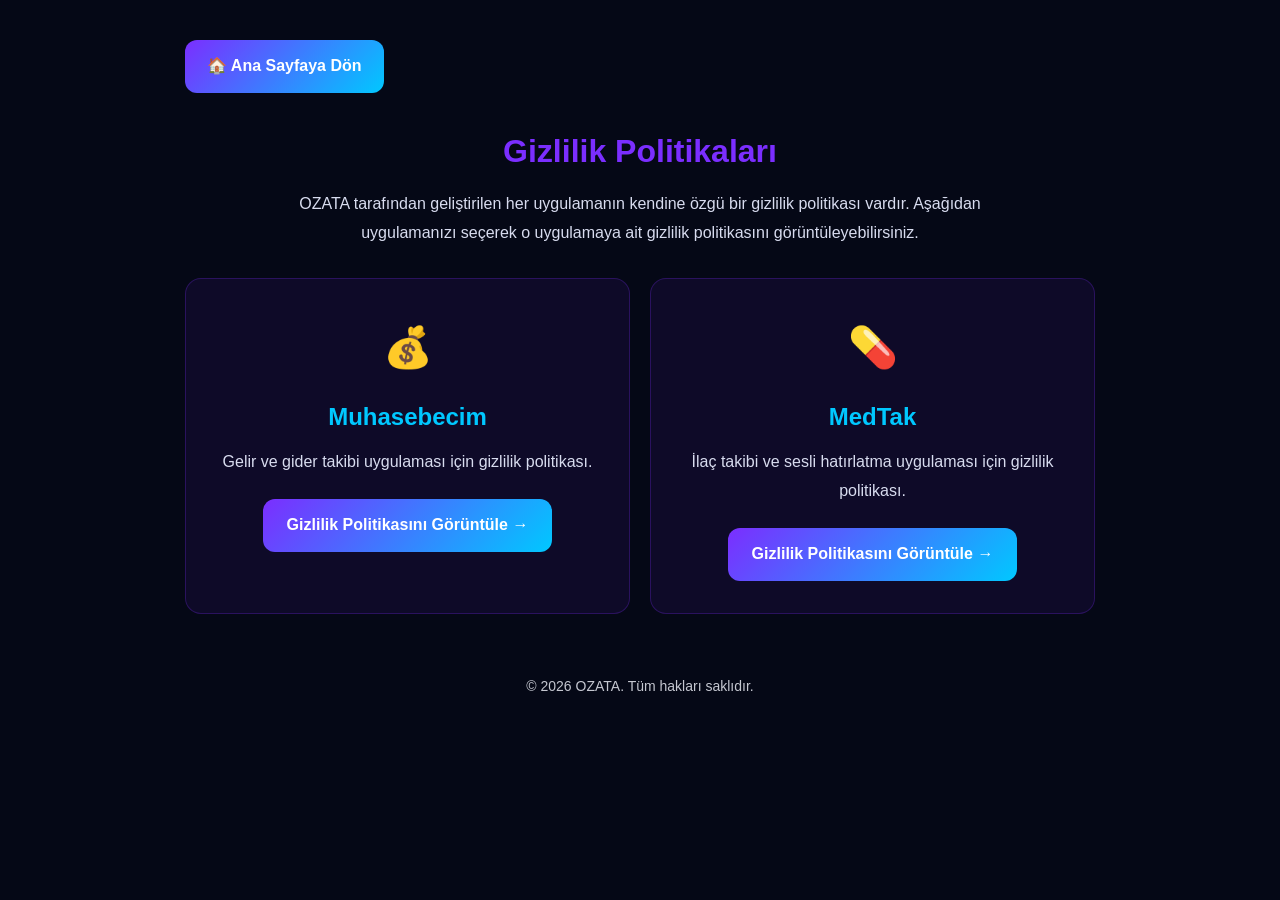
<file: privacy.html>
<!DOCTYPE html>
<html lang="tr">
<head>
<meta charset="UTF-8">
<meta name="viewport" content="width=device-width, initial-scale=1.0">
<meta name="description" content="OZATA uygulamaları için gizlilik politikaları. Muhasebecim ve MedTak uygulamalarına özel gizlilik politikalarını görüntüleyin.">
<title>Gizlilik Politikaları | OZATA</title>

<style>
*{
    margin:0;
    padding:0;
    box-sizing:border-box;
}

body{
    font-family:Arial,Helvetica,sans-serif;
    background:#050816;
    color:#f5f7ff;
    line-height:1.8;
    max-width:950px;
    margin:auto;
    padding:40px 20px;
}

h1{
    text-align:center;
    color:#7B2EFF;
    margin-bottom:10px;
}

h2{
    color:#00C8FF;
    margin-top:40px;
    margin-bottom:10px;
}

p{
    margin-bottom:18px;
    color:#d8dcef;
}

ul{
    margin-left:25px;
    margin-bottom:20px;
}

li{
    margin-bottom:8px;
}

a{
    color:#5EDCFF;
    text-decoration:none;
}

a:hover{
    text-decoration:underline;
}
.back-btn{
    display:inline-flex;
    align-items:center;
    gap:8px;
    padding:12px 22px;
    margin-bottom:30px;
    border-radius:12px;
    text-decoration:none;
    color:#fff;
    background:linear-gradient(135deg,#7B2EFF,#00C8FF);
    font-weight:600;
    transition:.3s;
}

.back-btn:hover{
    transform:translateY(-2px);
    box-shadow:0 8px 20px rgba(123,46,255,.35);
    text-decoration:none;
}
.intro{
    text-align:center;
    max-width:720px;
    margin:0 auto 10px;
}
.app-grid{
    display:grid;
    grid-template-columns:1fr 1fr;
    gap:20px;
    margin-top:30px;
}
.app-card{
    background:rgba(123,46,255,.08);
    border:1px solid rgba(123,46,255,.25);
    border-radius:16px;
    padding:32px 24px;
    text-align:center;
    transition:.3s;
}
.app-card:hover{
    transform:translateY(-4px);
    border-color:#7B2EFF;
    box-shadow:0 10px 24px rgba(123,46,255,.2);
}
.app-card h2{
    margin-top:0;
}
.app-card .app-icon{
    font-size:40px;
    margin-bottom:12px;
}
.app-card p{
    margin-bottom:22px;
}
.app-card-link{
    display:inline-flex;
    align-items:center;
    gap:8px;
    padding:12px 24px;
    border-radius:12px;
    text-decoration:none;
    color:#fff;
    background:linear-gradient(135deg,#7B2EFF,#00C8FF);
    font-weight:600;
    transition:.3s;
}
.app-card-link:hover{
    transform:translateY(-2px);
    box-shadow:0 8px 20px rgba(123,46,255,.35);
    text-decoration:none;
}
@media(max-width:700px){
    .app-grid{
        grid-template-columns:1fr;
    }
}
.footer{
    margin-top:60px;
    text-align:center;
    opacity:.8;
    font-size:14px;
}
</style>

</head>
<body>

<a href="index.html" class="back-btn">
    🏠 Ana Sayfaya Dön
</a>

<h1>Gizlilik Politikaları</h1>

<p class="intro">
OZATA tarafından geliştirilen her uygulamanın kendine özgü bir gizlilik politikası vardır.
Aşağıdan uygulamanızı seçerek o uygulamaya ait gizlilik politikasını görüntüleyebilirsiniz.
</p>

<div class="app-grid">

    <div class="app-card">
        <div class="app-icon">💰</div>
        <h2>Muhasebecim</h2>
        <p>Gelir ve gider takibi uygulaması için gizlilik politikası.</p>
        <a href="privacy-muhasebecim.html" class="app-card-link">
            Gizlilik Politikasını Görüntüle →
        </a>
    </div>

    <div class="app-card">
        <div class="app-icon">💊</div>
        <h2>MedTak</h2>
        <p>İlaç takibi ve sesli hatırlatma uygulaması için gizlilik politikası.</p>
        <a href="privacy-medtak.html" class="app-card-link">
            Gizlilik Politikasını Görüntüle →
        </a>
    </div>

</div>

<div class="footer">

© 2026 OZATA. Tüm hakları saklıdır.

</div>

</body>
</html>
</file>
<file: css/style.css>
* { margin: 0; padding: 0; box-sizing: border-box; }



:root {
    
    --background: 5 8% 10%;
    --foreground: 0 0% 100%;
    --card: 10 15% 12%;
    --primary: 238 90% 65%;
    --primary-foreground: 0 0% 100%;
    --secondary: 26 15% 18%;
    --border: 20 15% 20%;
    --ring: 238 90% 65%;
    --radius: 0.75rem;

    /* kolay kullanım için hex karşılıklar */
    --bg-primary: hsl(5, 8%, 10%);
    --primary-hex: #6366f1;          /* indigo-500 (buton gradient başlangıcı) */
    --purple-hex: #a855f7;           /* purple-600 */
    --purple-glow: rgba(124, 77, 255, 0.15);
    --white: #FFFFFF;
    --text-muted: #8b92a8;
    --text-soft: #b4b9cc;
    --neutral-100: #f5f5f5;
    --neutral-400: #a3a3a3;
    --neutral-800: #262626;

    --font: 'Poppins', sans-serif;
    --font-display: 'Almendra', serif;
    --transition: all 0.3s cubic-bezier(0.4, 0, 0.2, 1);
}

html { scroll-behavior: smooth; }

body {
    font-family: var(--font);
    background: var(--bg-primary);
    color: var(--white);
    line-height: 1.6;
    overflow-x: hidden;
    -webkit-font-smoothing: antialiased;
    -moz-osx-font-smoothing: grayscale;
    cursor: default;
}


.container {
    width: 100%;
    max-width: 1536px;
    margin: 0 auto;
    padding: 0 16px;
}
@media (min-width: 640px) { .container { padding: 0 24px; } }
@media (min-width: 1024px) { .container { padding: 0 32px; } }
img { max-width: 100%; display: block; }
a { text-decoration: none; color: inherit; }
button { font-family: inherit; cursor: pointer; border: none; background: none; }

/* ============================================================
   SPLINE 3D ARKA PLAN 
   ============================================================ */
.hero {
    position: relative;
    display: flex;
    align-items: center;
    justify-content: center;
    overflow: hidden;
    padding: 6rem 0 2.5rem; /* pt-24 pb-10 */
}
@media (min-width: 1024px) {
    .hero { padding: 7rem 0 2.5rem; } /* lg:pt-28 */
}

.spline-container {
    position: fixed;
    inset: 0;
    z-index: 0;
    pointer-events: none;
}

.spline-container canvas {
    width: 100% !important;
    height: 100% !important;
}

.spline-loader {
    position: absolute;
    inset: 0;
    display: flex;
    align-items: center;
    justify-content: center;
}

/* Spinner */
.loader {
    width: 48px;
    height: 48px;
    border: 3px solid hsl(var(--primary));
    border-bottom-color: transparent;
    border-radius: 50%;
    display: inline-block;
    box-sizing: border-box;
    animation: rotation 1s linear infinite;
}
@keyframes rotation {
    0% { transform: rotate(0deg); }
    100% { transform: rotate(360deg); }
}

/* ============================================================
   SECTION CARD + SPOTLIGHT 
   Her section: bg-black/30 Card + rounded-2xl + Spotlight
   ============================================================ */
.section-card {
    position: relative;
    width: 100%;
    background: rgba(0, 0, 0, 0.3);
    border: 1px solid hsl(var(--border) / 0.4);
    border-radius: 1rem; /* rounded-2xl */
    overflow: hidden;
    box-shadow: 0 1px 2px 0 rgba(0, 0, 0, 0.05); /* shadow-sm */
}

.section-inner { position: relative; padding: 2rem; }
@media (min-width: 1024px) { .section-inner { padding: 3.5rem; } }


.spotlight {
    position: absolute;
    top: -10rem;
    left: 0;
    width: 200px;
    height: 200px;
    border-radius: 50%;
    background: radial-gradient(circle at center,
        rgba(250, 250, 250, 0.2) 0%,
        rgba(250, 250, 250, 0.1) 40%,
        transparent 80%);
    filter: blur(24px);
    opacity: 0;
    transition: opacity 0.2s ease;
    pointer-events: none;
    will-change: left, top;
}
@media (min-width: 768px) {
    .spotlight { left: 15rem; top: -5rem; }
}
.section-card:hover .spotlight { opacity: 1; }

/* ============================================================
   NAVBAR 
   ============================================================ */
.navbar {
    position: fixed;
    top: 0;
    left: 0;
    right: 0;
    z-index: 50;
    padding: 1.25rem 0;
    background: transparent;
    transition: var(--transition);
}

.navbar.scrolled {
    padding: 0.6rem 0;
    background: rgba(0, 0, 0, 0.8);
    backdrop-filter: blur(12px);
    -webkit-backdrop-filter: blur(12px);
    border-bottom: 1px solid #262626;
}

.nav-container {
    max-width: 1280px; /* max-w-7xl */
    margin: 0 auto;
    padding: 0 16px;
    display: flex;
    align-items: center;
    justify-content: space-between;
    height: 4rem;
    gap: 2rem;
}
@media (min-width: 1024px) { .nav-container { height: 5rem; padding: 0 32px; } }

.nav-logo {
    font-size: 1.25rem;
    font-weight: 700;
    letter-spacing: 0;
    background: linear-gradient(to right, hsl(var(--primary)), #a855f7);
    -webkit-background-clip: text;
    background-clip: text;
    -webkit-text-fill-color: transparent;
}
@media (min-width: 1024px) { .nav-logo { font-size: 1.5rem; } }

.nav-links {
    display: flex;
    list-style: none;
    gap: 2rem;
}

.nav-links a {
    font-size: 0.875rem;
    font-weight: 500;
    color: #a3a3a3; /* neutral-400 */
    transition: color 0.15s ease;
}
.nav-links a:hover { color: #f5f5f5; } /* neutral-100 */

.nav-btn {
    padding: 0.5rem 0.75rem;
    background: transparent;
    border: 1px solid #404040;
    color: var(--white);
    border-radius: 0.5rem;
    font-size: 0.875rem;
    font-weight: 500;
    transition: var(--transition);
}
.nav-btn:hover {
    background: rgba(255, 255, 255, 0.05);
    border-color: #d4d4d4;
    color: #f5f5f5;
}

.nav-toggle { display: none; flex-direction: column; gap: 5px; padding: 8px; }
.nav-toggle span {
    width: 24px;
    height: 2px;
    background: var(--white);
    transition: var(--transition);
}

/* Mobil açılır menü (animate-slide-down) */
.nav-links.active {
    display: flex;
    position: absolute;
    top: 100%;
    left: 0;
    right: 0;
    flex-direction: column;
    gap: 1rem;
    background: rgba(0, 0, 0, 0.9);
    backdrop-filter: blur(12px);
    padding: 2rem;
    border-top: 1px solid #262626;
    animation: slide-down 0.2s ease-out;
}
@keyframes slide-down {
    from { opacity: 0; transform: translateY(-10px); }
    to { opacity: 1; transform: translateY(0); }
}

/* ============================================================
   HERO ( Spotlight'lu Card içinde)
   ============================================================ */
.hero-container { position: relative; z-index: 10; width: 100%; }

.hero-card { min-height: 540px; }
@media (min-width: 1024px) { .hero-card { min-height: 600px; } }

.hero-card-inner {
    display: flex;
    flex-direction: column;
    justify-content: center;
    height: 100%;
    position: relative;
    z-index: 10;
    padding: 2rem;
}
@media (min-width: 1024px) { .hero-card-inner { padding: 3.5rem; } }

.hero-logo-wrap {
    position: relative;
    display: inline-block;
    margin-bottom: 2rem;
    width: fit-content;
}

.hero-logo-glow {
    position: absolute;
    inset: -1rem;
    background: linear-gradient(to right,
        hsl(var(--primary) / 0.3),
        rgba(168, 85, 247, 0.3));
    border-radius: 50%;
    filter: blur(48px);
    opacity: 0.5;
    animation: pulse-soft 2s ease-in-out infinite; /* animate-pulse */
}
@keyframes pulse-soft {
    0%, 100% { opacity: 0.5; }
    50% { opacity: 1; }
}

.hero-logo {
    position: relative;
    width: 5rem;
    height: 5rem;
}
@media (min-width: 1024px) { .hero-logo { width: 6rem; height: 6rem; } }

.hero-powered {
    font-size: 0.75rem;
    font-weight: 500;
    color: hsl(var(--primary) / 0.8);
    letter-spacing: 0.1em;
    text-transform: uppercase;
    margin-bottom: 1rem;
}

/* text-4xl sm:text-5xl lg:text-6xl + text-gradient (neutral-50 → neutral-400) */
.hero-title {
    font-size: clamp(2.25rem, 5vw, 3.75rem);
    font-weight: 700;
    line-height: 1.2;
    letter-spacing: -0.01em;
    margin-bottom: 1.5rem;
    background: linear-gradient(to bottom, #fafafa, #a3a3a3);
    -webkit-background-clip: text;
    background-clip: text;
    -webkit-text-fill-color: transparent;
}

.hero-title .gradient-text,
.gradient-text {
    background: linear-gradient(to right, hsl(var(--primary)), #a855f7);
    -webkit-background-clip: text;
    background-clip: text;
    -webkit-text-fill-color: transparent;
}

.hero-desc {
    margin-top: 1rem;
    font-size: 1.125rem;
    color: #d4d4d4; /* neutral-300 */
    max-width: 32rem;
    margin-bottom: 2.5rem;
}

.hero-buttons {
    display: flex;
    flex-direction: column;
    gap: 1rem;
    align-items: flex-start;
}
@media (min-width: 640px) { .hero-buttons { flex-direction: row; } }

/* ============================================================
   BUTONLAR
   ============================================================ */
.btn-google,
.btn-submit {
    display: inline-flex;
    align-items: center;
    justify-content: center;
    gap: 0.75rem;
    padding: 1rem 2rem;
    background: linear-gradient(to right, #6366f1, #9333ea);
    color: var(--white);
    border-radius: 0.5rem;
    font-weight: 500;
    font-size: 1rem;
    transition: var(--transition);
    box-shadow: 0 10px 30px rgba(99, 102, 241, 0.25);
    position: relative;
    overflow: hidden;
}
.btn-google:hover,
.btn-submit:hover {
    background: linear-gradient(to right, #4f46e5, #7e22ce);
    box-shadow: 0 15px 40px rgba(99, 102, 241, 0.4);
    transform: translateY(-2px);
}
.btn-google i { font-size: 1.5rem; }

.btn-outline {
    display: inline-flex;
    align-items: center;
    justify-content: center;
    gap: 0.5rem;
    padding: 1rem 2rem;
    background: transparent;
    border: 1px solid #404040;
    color: var(--white);
    border-radius: 0.5rem;
    font-weight: 500;
    font-size: 1rem;
    transition: var(--transition);
}
.btn-outline:hover {
    border-color: #d4d4d4;
    background: rgba(255, 255, 255, 0.05);
}

/* magnetic (yumuşak çekim) */
.magnetic { position: relative; overflow: hidden; }

/* ============================================================
   PRODUCT SECTION 
   ============================================================ */
.product-section { position: relative; padding: 4rem 0; overflow: hidden; }
@media (min-width: 1024px) { .product-section { padding: 6rem 0; } }

.product-grid {
    display: grid;
    grid-template-columns: 1fr;
    gap: 3rem;
    align-items: center;
    position: relative;
    z-index: 10;
    padding: 2rem;
}
@media (min-width: 1024px) {
    .product-grid { grid-template-columns: 1fr 1fr; gap: 4rem; padding: 3.5rem; }
}

.product-label {
    display: inline-block;
    font-size: 0.75rem;
    font-weight: 600;
    color: hsl(var(--primary));
    text-transform: uppercase;
    letter-spacing: 0.1em;
    margin-bottom: 1rem;
}

.product-title {
    font-size: clamp(1.875rem, 4vw, 3rem);
    font-weight: 700;
    line-height: 1.15;
    margin-bottom: 1.5rem;
    background: linear-gradient(to bottom, #fafafa, #a3a3a3);
    -webkit-background-clip: text;
    background-clip: text;
    -webkit-text-fill-color: transparent;
}

.product-desc {
    font-size: 1.125rem;
    color: #d4d4d4;
    margin-bottom: 2rem;
    line-height: 1.7;
    max-width: 32rem;
}

.product-buttons {
    display: flex;
    flex-direction: column;
    gap: 1rem;
}
@media (min-width: 640px) { .product-buttons { flex-direction: row; } }

.product-visual {
    position: relative;
    display: flex;
    justify-content: center;
}

/* ============================================================
   PHONE MOCKUP 
   ============================================================ */
.phone-mockup {
    width: 320px;
    height: 660px;
    background: #1a1a1a;
    border-radius: 44px;
    padding: 14px;
    box-shadow: 0 0 0 2px #2a2a2a, 0 40px 80px rgba(0, 0, 0, 0.5),
        0 0 100px rgba(124, 77, 255, 0.2);
    position: relative;
    animation: phone-float 6s ease-in-out infinite;
    transition: transform 0.3s ease, box-shadow 0.3s ease;
}
@keyframes phone-float {
    0%, 100% { transform: translateY(0px); }
    50% { transform: translateY(-10px); }
}
.phone-hover:hover {
    transform: translateY(-20px) scale(1.02);
    box-shadow: 0 0 0 2px #3a3a3a, 0 60px 100px rgba(0, 0, 0, 0.6),
        0 0 120px rgba(124, 77, 255, 0.3);
    animation-play-state: paused;
}
.phone-notch {
    position: absolute;
    top: 0;
    left: 50%;
    transform: translateX(-50%);
    width: 6rem;
    height: 1rem;
    background: hsl(var(--background));
    border-radius: 0 0 0.5rem 0.5rem;
    z-index: 10;
}
.phone-screen {
    width: 100%;
    height: 100%;
    background: #0f0f1e;
    border-radius: 34px;
    overflow: hidden;
    position: relative;
}
.app-screenshot { display: block; width: 100%; height: 100%; object-fit: cover; object-position: top; }
@media (max-width: 480px) { .phone-mockup { width: 260px; height: 540px; } }

/* ============================================================
   COMING SOON 
   ============================================================ */
.coming-soon-section { position: relative; padding: 4rem 0; overflow: hidden; }
@media (min-width: 1024px) { .coming-soon-section { padding: 6rem 0; } }

.coming-content { position: relative; padding: 2rem 2rem 3.5rem; text-align: center; }
@media (min-width: 1024px) { .coming-content { padding: 3.5rem; } }

.coming-content .section-label-coming {
    display: inline-block;
    margin-bottom: 1rem;
}

.section-label-coming {
    display: block;
    text-align: center;
    font-size: 0.75rem;
    font-weight: 600;
    letter-spacing: 0.1em;
    text-transform: uppercase;
    color: hsl(var(--primary));
    margin-bottom: 1rem;
}

.section-title-coming {
    text-align: center;
    font-size: clamp(1.875rem, 4vw, 3rem);
    font-weight: 700;
    line-height: 1.15;
    margin-bottom: 1rem;
    background: linear-gradient(to bottom, #fafafa, #a3a3a3);
    -webkit-background-clip: text;
    background-clip: text;
    -webkit-text-fill-color: transparent;
}

.section-desc-coming {
    text-align: center;
    font-size: 1.125rem;
    color: #d4d4d4;
    max-width: 42rem;
    margin: 0 auto 3.5rem;
}

.coming-apps-grid {
    display: grid;
    grid-template-columns: 1fr;
    gap: 1.5rem;
    max-width: 1100px;
    margin: 0 auto;
}
@media (min-width: 640px) { .coming-apps-grid { grid-template-columns: repeat(2, 1fr); } }
@media (min-width: 1024px) { .coming-apps-grid { grid-template-columns: repeat(3, 1fr); } }

.coming-app-item {
    background: rgba(255, 255, 255, 0.03);
    border: 1px solid rgba(38, 38, 38, 0.8);
    border-radius: 0.75rem;
    padding: 1.5rem;
    text-align: center;
    transition: border-color 0.3s ease;
}
.coming-app-item:hover { border-color: #525252; }

.coming-app-icon {
    width: 5rem;
    height: 5rem;
    margin: 0 auto 1rem;
    border-radius: 1rem;
    display: flex;
    align-items: center;
    justify-content: center;
    font-size: 1.875rem;
    transition: transform 0.3s ease;
}
.coming-app-item:hover .coming-app-icon { transform: scale(1.1); }

.coming-app-icon img {
    width: 60px;
    height: 60px;
    object-fit: contain;
    border-radius: 12px;
}

.coming-app-purple { background: rgba(124, 77, 255, 0.2); color: #a78bfa; }
.coming-app-pink   { background: rgba(176, 109, 255, 0.2); color: #b06dff; }
.coming-app-orange { background: rgba(255, 159, 67, 0.2); color: #ff9f43; }
.coming-app-blue   { background: rgba(94, 220, 255, 0.15); color: #5edcff; }
.coming-app-green  { background: rgba(16, 185, 129, 0.2); color: #10B981; }
.coming-app-cyan   { background: rgba(6, 182, 212, 0.2); color: #06B6D4; }

.coming-app-item h3 {
    font-size: 1.25rem;
    font-weight: 600;
    margin-bottom: 0.5rem;
    color: #f5f5f5;
    transition: color 0.3s ease;
}
.coming-app-item:hover h3 { color: hsl(var(--primary)); }
.coming-app-item p { color: #a3a3a3; }

/* ============================================================
   WHY SECTION 
   ============================================================ */
.why-section { position: relative; padding: 4rem 0; }
@media (min-width: 1024px) { .why-section { padding: 6rem 0; } }

.section-label {
    display: block;
    text-align: center;
    font-size: 0.75rem;
    font-weight: 600;
    letter-spacing: 0.1em;
    text-transform: uppercase;
    color: hsl(var(--primary));
    margin-bottom: 1rem;
}

.section-title {
    text-align: center;
    font-size: clamp(1.875rem, 4vw, 3rem);
    font-weight: 700;
    line-height: 1.15;
    margin-bottom: 3.5rem;
    background: linear-gradient(to bottom, #fafafa, #a3a3a3);
    -webkit-background-clip: text;
    background-clip: text;
    -webkit-text-fill-color: transparent;
}

.why-grid {
    display: grid;
    grid-template-columns: 1fr;
    gap: 1.5rem;
    max-width: 1100px;
    margin: 0 auto;
}
@media (min-width: 640px) { .why-grid { grid-template-columns: repeat(2, 1fr); } }
@media (min-width: 1024px) { .why-grid { grid-template-columns: repeat(4, 1fr); } }

.why-card {
    background: rgba(255, 255, 255, 0.03);
    border: 1px solid rgba(38, 38, 38, 0.8);
    border-radius: 0.75rem;
    padding: 1.5rem;
    text-align: center;
    transition: border-color 0.3s ease;
}
.why-card:hover { border-color: #525252; }

.why-icon {
    width: 4rem;
    height: 4rem;
    margin: 0 auto 1rem;
    border-radius: 0.75rem;
    background: hsl(var(--primary) / 0.1);
    display: flex;
    align-items: center;
    justify-content: center;
    font-size: 1.5rem;
    color: hsl(var(--primary));
    transition: background 0.3s ease, transform 0.3s ease;
}
.why-card:hover .why-icon {
    background: hsl(var(--primary) / 0.2);
    transform: scale(1.1);
}

.why-card h3 { font-size: 1.25rem; font-weight: 600; margin-bottom: 0.5rem; color: #f5f5f5; }
.why-card p { color: #a3a3a3; font-size: 0.9rem; }

/* ============================================================
   MISSION SECTION
   ============================================================ */
.mission-section { position: relative; padding: 4rem 0; overflow: hidden; }
@media (min-width: 1024px) { .mission-section { padding: 6rem 0; } }

.mission-inner { max-width: 56rem; margin: 0 auto; text-align: center; padding: 2rem 2rem 4rem !important; }
@media (min-width: 1024px) { .mission-inner { padding: 4rem !important; } }

.mission-title {
    font-size: clamp(1.875rem, 4vw, 3rem);
    font-weight: 700;
    line-height: 1.15;
    margin-bottom: 1.5rem;
    background: linear-gradient(to bottom, #fafafa, #a3a3a3);
    -webkit-background-clip: text;
    background-clip: text;
    -webkit-text-fill-color: transparent;
}

.mission-desc {
    font-size: 1.125rem;
    color: #d4d4d4;
    max-width: 48rem;
    margin: 0 auto;
    line-height: 1.7;
}

/* ============================================================
   CONTACT SECTION
   ============================================================ */
.contact-section { position: relative; padding: 4rem 0; overflow: hidden; }
@media (min-width: 1024px) { .contact-section { padding: 6rem 0; } }

.contact-grid {
    display: grid;
    grid-template-columns: 1fr;
    gap: 3rem;
    max-width: 1000px;
    margin: 0 auto;
    position: relative;
    z-index: 10;
}
@media (min-width: 1024px) { .contact-grid { grid-template-columns: 1fr 1.5fr; gap: 4rem; } }

.contact-info { display: flex; flex-direction: column; gap: 2rem; }

.contact-item { display: flex; gap: 1rem; align-items: flex-start; }

.contact-icon {
    width: 3rem;
    height: 3rem;
    border-radius: 0.75rem;
    background: hsl(var(--primary) / 0.1);
    display: flex;
    align-items: center;
    justify-content: center;
    color: hsl(var(--primary));
    font-size: 1.25rem;
    flex-shrink: 0;
}

.contact-item h4 { font-size: 1.125rem; font-weight: 600; color: #f5f5f5; margin-bottom: 0.25rem; }
.contact-item p { color: #a3a3a3; }

.social-links { display: flex; gap: 1rem; margin-top: 1rem; }

.social-links a {
    width: 3rem;
    height: 3rem;
    border-radius: 0.75rem;
    background: hsl(var(--primary) / 0.1);
    display: flex;
    align-items: center;
    justify-content: center;
    color: hsl(var(--primary));
    font-size: 1.25rem;
    transition: background 0.3s ease;
}
.social-links a:hover { background: hsl(var(--primary) / 0.2); }

.contact-form {
    background: rgba(255, 255, 255, 0.03);
    border: 1px solid rgba(38, 38, 38, 0.8);
    border-radius: 0.75rem;
    padding: 2rem;
    display: flex;
    flex-direction: column;
    gap: 1.5rem;
}

.form-row { display: grid; grid-template-columns: 1fr; gap: 1.5rem; }
@media (min-width: 640px) { .form-row { grid-template-columns: 1fr 1fr; } }

.form-group label {
    display: block;
    font-size: 0.875rem;
    font-weight: 500;
    margin-bottom: 0.5rem;
    color: #e5e5e5;
}

.form-group input,
.form-group select,
.form-group textarea {
    width: 100%;
    padding: 0.75rem 1rem;
    background: transparent;
    border: 1px solid #404040;
    border-radius: 0.5rem;
    color: #f5f5f5;
    font-family: inherit;
    font-size: 0.95rem;
    transition: var(--transition);
}

.form-group input::placeholder,
.form-group textarea::placeholder { color: #737373; }

.form-group input:focus,
.form-group select:focus,
.form-group textarea:focus {
    outline: none;
    border-color: transparent;
    box-shadow: 0 0 0 2px hsl(var(--ring));
}

.form-group select { background: rgba(0, 0, 0, 0.4); }
.form-group select option { background: #171717; color: #f5f5f5; }

.form-group textarea { resize: none; }

.btn-submit { width: 100%; }

/* ============================================================
   FOOTER 
   ============================================================ */
.footer { position: relative; padding: 0 0 2.5rem; }

.footer-logo-wrap { text-align: center; padding: 3.5rem 2rem; }
@media (min-width: 1024px) { .footer-logo-wrap { padding: 4rem 2rem; } }

.footer-logo {
    width: 5rem;
    height: 5rem;
    margin: 0 auto 1rem;
}

.footer-powered {
    font-size: 0.75rem;
    font-weight: 500;
    color: hsl(var(--primary) / 0.8);
    letter-spacing: 0.1em;
    text-transform: uppercase;
    margin-bottom: 0.5rem;
}

.footer-slogan {
    font-size: 0.875rem;
    color: #a3a3a3;
    white-space: pre-line;
}

.footer-bottom { border-top: 1px solid rgba(38, 38, 38, 0.8); }

.footer-bottom-container {
    display: flex;
    flex-direction: column;
    align-items: center;
    justify-content: space-between;
    gap: 1.5rem;
    padding: 2rem;
    max-width: 1200px;
    margin: 0 auto;
}
@media (min-width: 1024px) {
    .footer-bottom-container { flex-direction: row; }
}

.footer-brand { text-align: center; }
@media (min-width: 1024px) { .footer-brand { text-align: left; } }

.footer-brand-name {
    font-size: 1.25rem;
    font-weight: 700;
    background: linear-gradient(to right, hsl(var(--primary)), #a855f7);
    -webkit-background-clip: text;
    background-clip: text;
    -webkit-text-fill-color: transparent;
}

.footer-brand-sub {
    display: block;
    font-size: 0.75rem;
    font-weight: 500;
    color: hsl(var(--primary) / 0.8);
    letter-spacing: 0.1em;
    text-transform: uppercase;
    margin-top: 0.25rem;
}

.footer-links { display: flex; flex-wrap: wrap; justify-content: center; gap: 1.5rem; }
.footer-links a { font-size: 0.875rem; color: #a3a3a3; transition: color 0.15s ease; }
.footer-links a:hover { color: #f5f5f5; }

.footer-social { display: flex; gap: 1rem; }

.footer-social a {
    width: 2.5rem;
    height: 2.5rem;
    border-radius: 0.75rem;
    background: hsl(var(--primary) / 0.1);
    display: flex;
    align-items: center;
    justify-content: center;
    color: hsl(var(--primary));
    font-size: 1rem;
    transition: background 0.3s ease;
}
.footer-social a:hover { background: hsl(var(--primary) / 0.2); }

.footer-copy {
    text-align: center;
    margin-top: 2rem;
    padding-top: 2rem;
    border-top: 1px solid rgba(38, 38, 38, 0.8);
}
.footer-copy p { font-size: 0.875rem; color: #737373; }

/* ============================================================
   SCROLL ANIMATIONS
   ============================================================ */
.fade-in {
    opacity: 0;
    transform: translateY(30px);
    transition: opacity 0.8s ease, transform 0.8s ease;
}
.fade-in.visible { opacity: 1; transform: translateY(0); }

/* ============================================================
   CURSOR GLOW 
   ============================================================ */
.cursor-glow {
    position: fixed;
    width: 400px;
    height: 400px;
    border-radius: 50%;
    background: radial-gradient(circle, rgba(124, 77, 255, 0.15) 0%, transparent 70%);
    pointer-events: none;
    z-index: 9999;
    transform: translate(-50%, -50%);
    left: 0;
    top: 0;
    opacity: 0;
    transition: opacity 0.3s ease, transform 0.15s ease-out;
}
body:hover .cursor-glow { opacity: 1; }
@media (max-width: 768px) { .cursor-glow { display: none; } }

/* ============================================================
   RESPONSIVE
   ============================================================ */
@media (max-width: 1023px) {
    .nav-links, .nav-btn { display: none; }
    .nav-toggle { display: flex; }
}

@media (max-width: 768px) {
    .phone-mockup { width: 260px; height: 540px; }
    .footer-links { flex-direction: column; gap: 1rem; }
}

/* ============================================================
   SCROLLBAR
   ============================================================ */
::-webkit-scrollbar { width: 10px; }
::-webkit-scrollbar-track { background: var(--bg-primary); }
::-webkit-scrollbar-thumb { background: rgba(109, 91, 255, 0.3); border-radius: 5px; }
::-webkit-scrollbar-thumb:hover { background: hsl(var(--primary)); }

/* ============================================================
   SPLASH PRELOADER + BUTON + HINT + RIPPLE

   ============================================================ */
#preloader {
    position: fixed;
    inset: 0;
    background: #050816;
    z-index: 100;
    display: flex;
    align-items: center;
    justify-content: center;
    transition: opacity 0.8s ease, visibility 0.8s ease;
}

#preloader.hide {
    opacity: 0;
    visibility: hidden;
    pointer-events: none;
}

#preloader video {
    position: absolute;
    inset: 0;
    width: 100%;
    height: 100%;
    object-fit: cover;
    z-index: 1;
    opacity: 0;
    transition: opacity 0.5s ease;
}

#preloader.playing video { opacity: 1; }

#preloader #splashParticleCanvas {
    position: absolute;
    inset: 0;
    width: 100%;
    height: 100%;
    pointer-events: none;
    z-index: 1;
}

.splash-overlay {
    position: absolute;
    inset: 0;
    display: flex;
    justify-content: center;
    align-items: center;
    z-index: 2;
    background: rgba(5, 8, 22, 0.4);
    backdrop-filter: blur(10px);
    -webkit-backdrop-filter: blur(10px);
    transition: opacity 0.5s ease;
}

#preloader.playing .splash-overlay {
    opacity: 0;
    pointer-events: none;
}

.splash-btn-wrap {
    display: flex;
    flex-direction: column;
    align-items: center;
    gap: 1.5rem;
    text-align: center;
}

.splash-btn {
    display: inline-flex;
    align-items: center;
    justify-content: center;
    padding: 24px 56px;
    background: rgba(255, 255, 255, 0.02);
    border: 1.5px solid rgba(124, 77, 255, 0.25);
    border-radius: 100px;
    color: var(--white);
    font-family: 'Almendra', serif;
    font-size: 1.4rem;
    font-weight: 700;
    letter-spacing: 8px;
    cursor: pointer;
    position: relative;
    backdrop-filter: blur(4px);
    -webkit-backdrop-filter: blur(4px);
    transition: all 0.4s cubic-bezier(0.23, 1, 0.32, 1);
    box-shadow: 0 0 40px rgba(124, 77, 255, 0.03);
    z-index: 2;
    text-shadow: 0 0 20px rgba(124, 77, 255, 0.1);
    user-select: none;
}

.splash-btn i { margin-right: 12px; font-size: 1.1em; }

.splash-btn:hover {
    transform: scale(1.04);
    border-color: rgba(124, 77, 255, 0.5);
    color: #fff;
    text-shadow: 0 0 40px rgba(124, 77, 255, 0.3);
    box-shadow: 0 0 60px rgba(124, 77, 255, 0.1);
}

.splash-btn:active {
    transform: scale(0.94);
    transition-duration: 0.08s;
}

.splash-hint {
    font-size: 0.8rem;
    letter-spacing: 3px;
    color: #b4b9cc;
    font-weight: 300;
    opacity: 0.8;
    animation: hint-fade 2s ease-in-out infinite;
}

.ripple {
    position: absolute;
    border-radius: 50%;
    background: rgba(255, 255, 255, 0.4);
    transform: scale(0);
    animation: rippleAnim 0.8s ease-out forwards;
    pointer-events: none;
}

@keyframes hint-fade {
    0%, 100% { opacity: 0.5; }
    50% { opacity: 1; }
}

@keyframes rippleAnim {
    to { transform: scale(4); opacity: 0; }
}

@media (max-width: 480px) {
    .splash-btn { padding: 18px 36px; font-size: 1rem; letter-spacing: 5px; }
    .splash-hint { font-size: 0.7rem; }
}

/* ============================================================
   APP DETAIL PAGE 
   ============================================================ */
.app-screenshot {
    width: 100%;
    height: 100%;
    object-fit: cover;
    object-position: top;
    border-radius: 26px;
}

.app-screenshot-large {
    width: 100%;
    height: 100%;
    object-fit: cover;
    border-radius: 34px;
}

.app-hero {
    min-height: 100vh;
    padding: 140px 0 80px;
    position: relative;
    display: flex;
    align-items: center;
}

.app-hero-content {
    text-align: center;
    max-width: 800px;
    margin: 0 auto;
}

.app-badge {
    display: inline-block;
    padding: 8px 20px;
    background: rgba(124, 77, 255, 0.15);
    border: 1px solid rgba(124, 77, 255, 0.3);
    border-radius: 100px;
    font-size: 0.85rem;
    font-weight: 600;
    color: hsl(var(--primary));
    letter-spacing: 2px;
    margin-bottom: 1.5rem;
}

.app-title {
    font-size: clamp(2.5rem, 5vw, 4rem);
    font-weight: 800;
    margin-bottom: 1rem;
    letter-spacing: -0.02em;
    background: linear-gradient(to bottom, #fafafa, #a3a3a3);
    -webkit-background-clip: text;
    background-clip: text;
    -webkit-text-fill-color: transparent;
}

.app-subtitle {
    font-size: 1.2rem;
    color: #d4d4d4;
    margin-bottom: 2.5rem;
    line-height: 1.7;
}

.app-hero-buttons {
    display: flex;
    gap: 1rem;
    justify-content: center;
    flex-wrap: wrap;
    margin-bottom: 4rem;
}

.btn-large { padding: 16px 32px; font-size: 1rem; }
.btn-xlarge { padding: 20px 40px; font-size: 1.1rem; }

.btn-text { display: flex; flex-direction: column; line-height: 1.3; }
.btn-small { font-size: 0.75rem; font-weight: 500; opacity: 0.9; }
.btn-large-text { font-size: 1.2rem; font-weight: 700; }

.app-hero-visual {
    display: flex;
    justify-content: center;
    margin-top: 3rem;
}

.phone-mockup.large { width: 280px; height: 580px; }

/* App Features */
.app-features { padding: 120px 0; }

.features-grid {
    display: grid;
    grid-template-columns: repeat(3, 1fr);
    gap: 2rem;
    margin-top: 4rem;
}

.feature-card-large {
    background: rgba(255, 255, 255, 0.03);
    border: 1px solid rgba(38, 38, 38, 0.8);
    border-radius: 1rem;
    padding: 2.5rem 2rem;
    text-align: center;
    transition: var(--transition);
}

.feature-card-large:hover {
    transform: translateY(-8px);
    border-color: #525252;
    box-shadow: 0 20px 40px rgba(0, 0, 0, 0.3), 0 0 40px rgba(124, 77, 255, 0.15);
}

.feature-icon-large {
    width: 80px;
    height: 80px;
    margin: 0 auto 1.5rem;
    background: hsl(var(--primary) / 0.1);
    border: 1px solid hsl(var(--primary) / 0.25);
    border-radius: 1rem;
    display: flex;
    align-items: center;
    justify-content: center;
    font-size: 2rem;
    color: hsl(var(--primary));
}

.feature-card-large h3 { font-size: 1.3rem; margin-bottom: 1rem; }
.feature-card-large p { color: #a3a3a3; line-height: 1.7; }

/* App Download */
.app-download { padding: 120px 0; text-align: center; }

.download-content h2 {
    font-size: 2.5rem;
    margin-bottom: 1rem;
    background: linear-gradient(to bottom, #fafafa, #a3a3a3);
    -webkit-background-clip: text;
    background-clip: text;
    -webkit-text-fill-color: transparent;
}

.download-content p { font-size: 1.1rem; color: #a3a3a3; margin-bottom: 2.5rem; }

/* Footer Simple (muhasebecim.html) */
.footer-simple {
    text-align: center;
    padding: 2rem 0;
    border-top: 1px solid rgba(38, 38, 38, 0.8);
}

.footer-simple a {
    color: hsl(var(--primary));
    margin-top: 0.5rem;
    display: inline-block;
}

@media (max-width: 1024px) {
    .features-grid { grid-template-columns: repeat(2, 1fr); }
    .coming-apps-grid { grid-template-columns: repeat(2, 1fr); }
}

@media (max-width: 768px) {
    .features-grid { grid-template-columns: 1fr; }
    .coming-apps-grid { grid-template-columns: 1fr; }
    .app-hero-buttons { flex-direction: column; align-items: center; }
    .phone-mockup.large { width: 260px; height: 540px; }
}

/* ============================================================
   FORM MESSAGE
   ============================================================ */
.form-message {
    margin-top: 16px;
    padding: 14px 18px;
    border-radius: 12px;
    font-size: 15px;
    font-weight: 500;
    display: none;
    animation: fadeIn 0.3s ease;
}

.form-message.success {
    display: block;
    color: #d1fae5;
    background: rgba(34, 197, 94, 0.15);
    border: 1px solid rgba(34, 197, 94, 0.35);
}

.form-message.error {
    display: block;
    color: #fecaca;
    background: rgba(239, 68, 68, 0.15);
    border: 1px solid rgba(239, 68, 68, 0.35);
}

@keyframes fadeIn {
    from { opacity: 0; transform: translateY(-8px); }
    to { opacity: 1; transform: translateY(0); }
}
</file>
